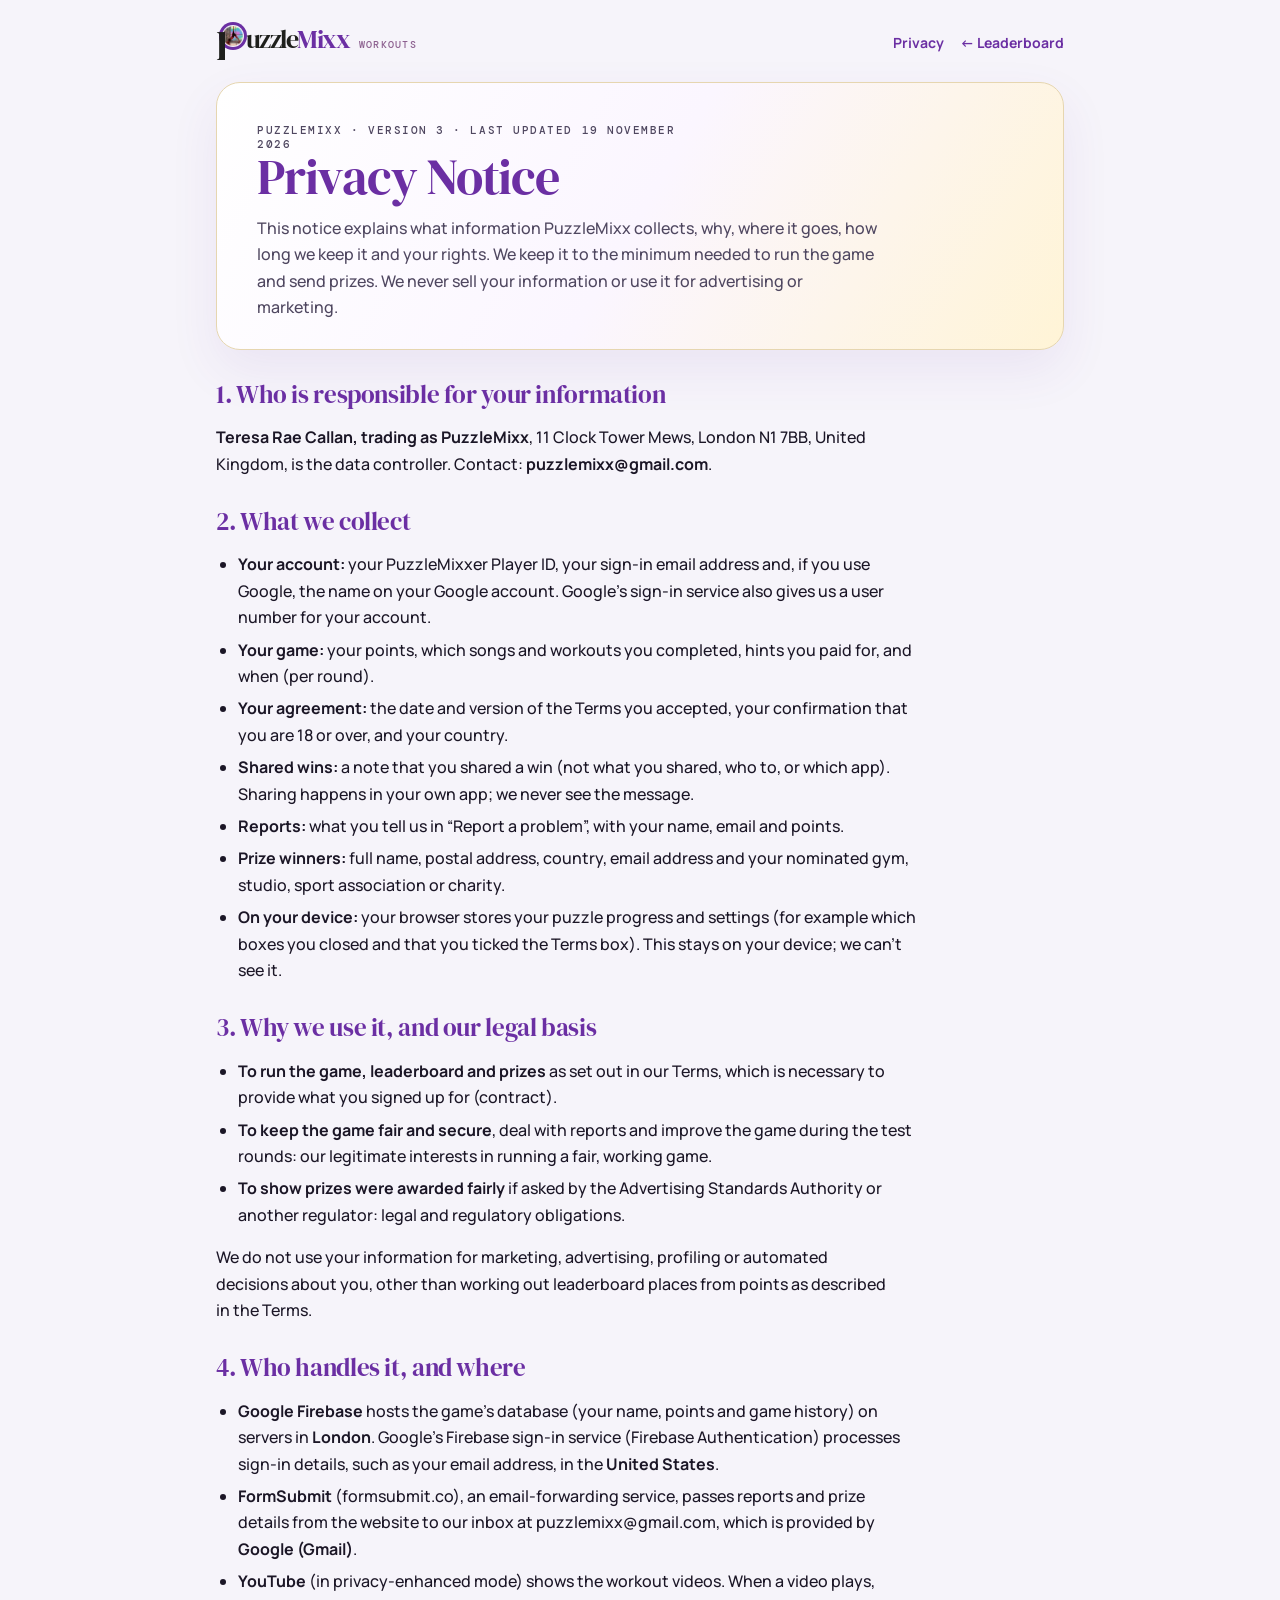
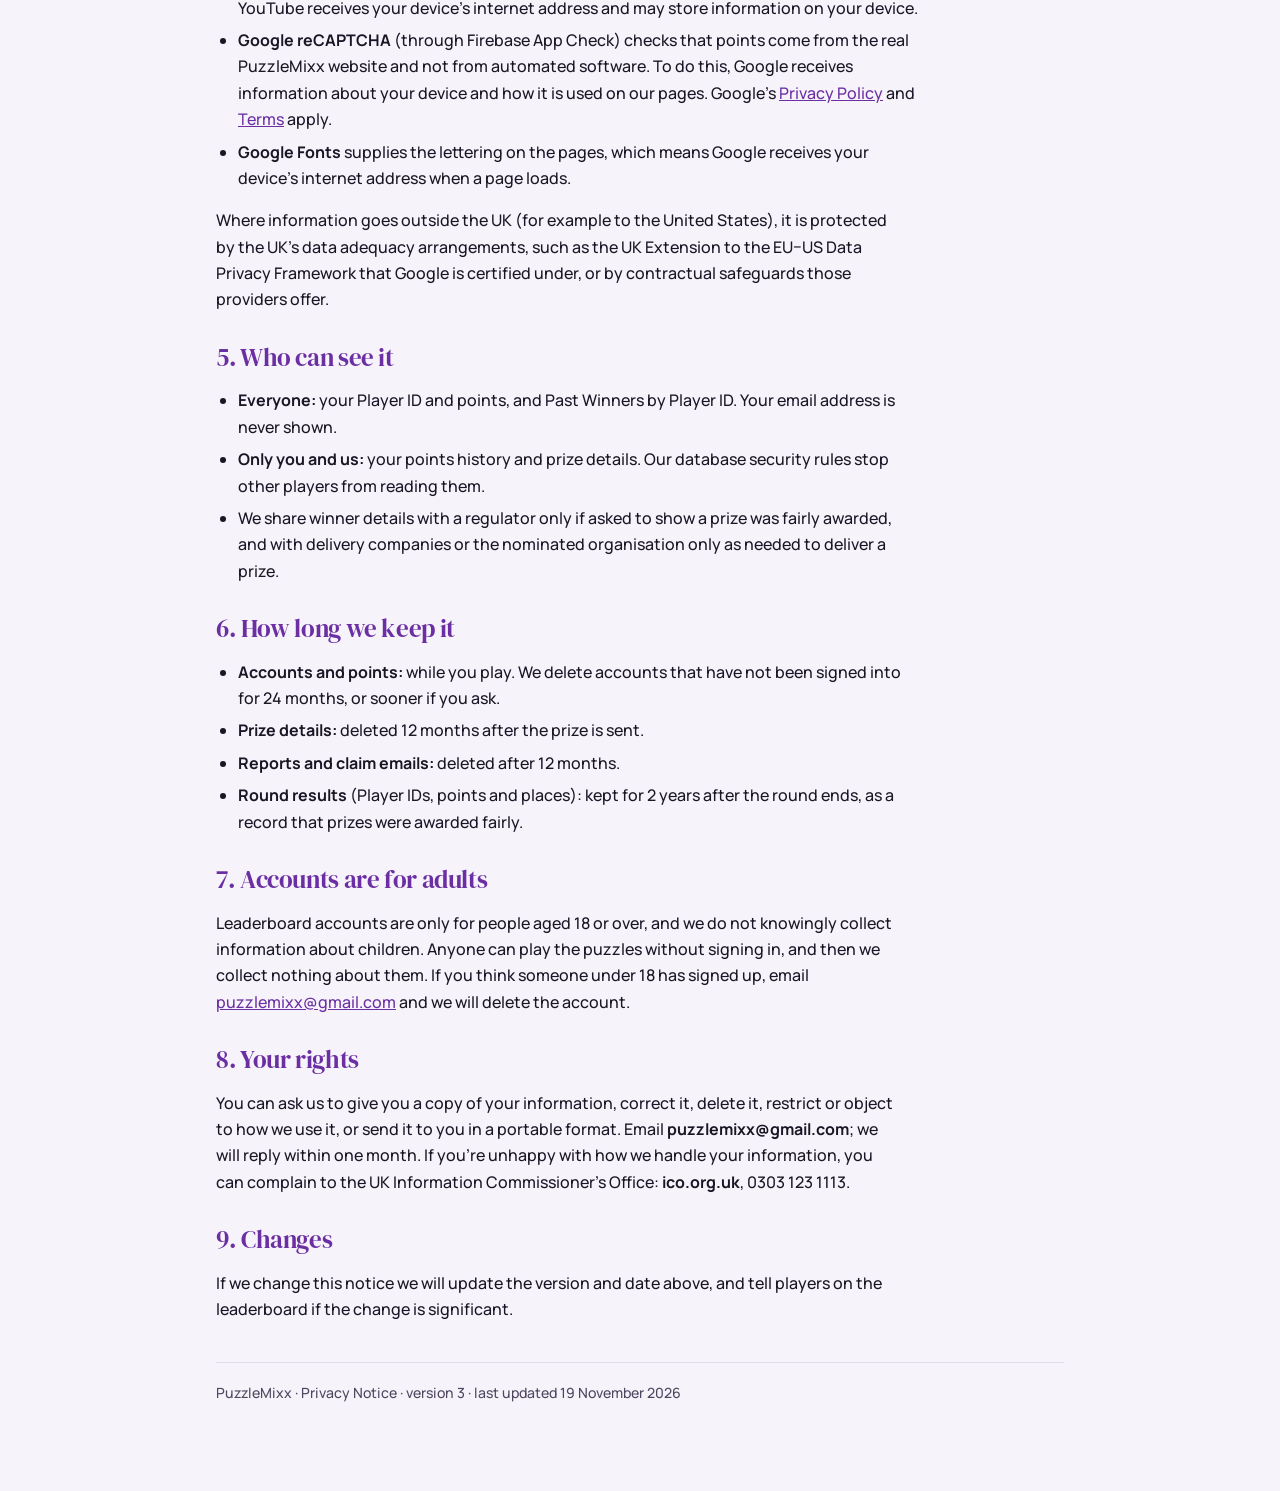
<file: privacy.html>
<!doctype html>
<html lang="en">
  <head>
    <meta charset="UTF-8" />
    <meta name="viewport" content="width=device-width, initial-scale=1.0, viewport-fit=cover" />
    <title>PuzzleMixx — Privacy Notice</title>
    <link rel="icon" href="assets/puzzlemixx-brand-mark.webp" />
    <link rel="stylesheet" href="https://fonts.googleapis.com/css2?family=DM+Mono:wght@500&family=DM+Serif+Display:ital@0;1&family=Manrope:wght@500;600;700;800&display=swap" />
    <link rel="stylesheet" href="styles.css?v=redesign-5" />
    <style>
      :root { --t-ink:#1B1626; --t-muted:#4F4760; --t-line:#E2DCEC; --t-bg:#F6F4FA; --t-deep:#6B2FA3; --t-gold:#E2B33C; }
      body.terms-page { margin:0; background:var(--t-bg); color:var(--t-ink); font:500 16px/1.65 Manrope,system-ui,-apple-system,"Segoe UI",sans-serif; }
      .t-nav { max-width:880px; margin:0 auto; padding:18px max(16px,env(safe-area-inset-right,0px)) 6px max(16px,env(safe-area-inset-left,0px)); display:flex; align-items:center; justify-content:space-between; gap:12px; flex-wrap:wrap; }
      .t-nav a.t-back { color:var(--t-deep); font:700 14px Manrope,system-ui,sans-serif; text-decoration:none; }
      .t-nav a.t-back:hover { text-decoration:underline; text-underline-offset:3px; }
      .t-main { max-width:880px; margin:0 auto; padding:10px max(16px,env(safe-area-inset-right,0px)) 72px max(16px,env(safe-area-inset-left,0px)); }
      .t-head { padding:28px clamp(20px,4vw,40px); border:1px solid #E6D6B0; border-radius:24px; background:linear-gradient(120deg,#FFFFFF 0%,#FBF6FF 50%,#FFF4D6 100%); box-shadow:0 20px 50px #6B2FA314; }
      .t-kicker { margin:0 0 6px; color:var(--t-muted); font:500 11px "DM Mono",ui-monospace,monospace; letter-spacing:.14em; text-transform:uppercase; }
      .t-head h1 { margin:0; color:var(--t-deep); font:400 clamp(2.1rem,5vw,3.1rem)/1.05 "DM Serif Display",Georgia,serif; letter-spacing:-.025em; text-wrap:balance; }
      .t-head p { margin:12px 0 0; color:var(--t-muted); max-width:62ch; }
      .t-test { margin:22px 0 0; padding:18px 20px; border:1px solid #E3C46A; border-radius:16px; background:linear-gradient(135deg,#FFFAEB,#FDEBB5); }
      .t-test h2 { margin:0 0 6px; color:#4A3304; font:400 1.35rem/1.2 "DM Serif Display",Georgia,serif; }
      .t-test p { margin:0; color:#4A3304; }
      .t-test p + p { margin-top:8px; }
      .t-toc { margin:26px 0 8px; padding:16px 20px; border:1px solid var(--t-line); border-radius:16px; background:#fff; }
      .t-toc ol { margin:6px 0 0; padding-left:22px; columns:2 260px; column-gap:28px; }
      .t-toc a { color:var(--t-deep); text-decoration:none; font-weight:700; font-size:.94rem; }
      .t-toc a:hover { text-decoration:underline; text-underline-offset:3px; }
      section.t-sec { margin-top:30px; }
      section.t-sec h2 { margin:0 0 8px; color:var(--t-deep); font:400 1.55rem/1.15 "DM Serif Display",Georgia,serif; letter-spacing:-.015em; scroll-margin-top:20px; }
      section.t-sec p, section.t-sec li { max-width:68ch; }
      section.t-sec ol, section.t-sec ul { padding-left:22px; }
      section.t-sec li + li { margin-top:6px; }
      .t-points { width:100%; max-width:560px; border-collapse:collapse; margin:10px 0 4px; font-size:.95rem; }
      .t-points th, .t-points td { padding:8px 10px; border-bottom:1px solid var(--t-line); text-align:left; vertical-align:top; }
      .t-points th { color:var(--t-muted); font:500 11px "DM Mono",ui-monospace,monospace; letter-spacing:.1em; text-transform:uppercase; }
      .t-points td:first-child { width:90px; color:var(--t-deep); font:400 1.2rem "DM Serif Display",Georgia,serif; }
      .t-table-wrap { overflow-x:auto; }
      .t-fill { padding:1px 6px; border-radius:6px; background:#FDEBB5; color:#4A3304; font-weight:800; }
      .t-foot { margin-top:40px; padding-top:18px; border-top:1px solid var(--t-line); color:var(--t-muted); font-size:.88rem; }
      a { color:var(--t-deep); }
      .t-countries { list-style:none; padding-left:0 !important; display:flex; flex-wrap:wrap; gap:8px 18px; }
      .t-check { margin:14px 0 10px; padding:16px 18px; border:1px solid #E3C46A; border-radius:16px; background:linear-gradient(135deg,#FFFCF2,#FFF3CF); display:flex; flex-wrap:wrap; align-items:center; gap:10px 14px; }
      .t-check label { color:var(--t-ink); }
      .t-check select { min-width:220px; max-width:100%; padding:9px 12px; border:1px solid #CFC5DF; border-radius:10px; background:#fff; color:var(--t-ink); font:600 15px Manrope,system-ui,sans-serif; }
      .t-check select:focus-visible { outline:3px solid #B98BE0; outline-offset:1px; }
      .t-check-result { flex:1 1 100%; margin:0; min-height:1.4em; font-weight:700; }
      .t-check-result.yes { color:#1F7A4D; }
      .t-check-result.no { color:#6B2FA3; }
    </style>
  </head>
  <body class="terms-page">
    <header class="t-nav">
      <a class="brand" href="index.html" aria-label="PuzzleMixx home"><span class="brand-mark" aria-hidden="true"><img src="assets/puzzlemixx-brand-mark.webp" alt="" /></span>uzzle<span class="brand-mixx">Mixx</span> <span class="brand-workouts">WORKOUTS</span></a>
      <nav style="display:flex;gap:16px;flex-wrap:wrap"><a class="t-back" href="privacy.html">Privacy</a><a class="t-back" href="leaderboard.html">← Leaderboard</a></nav>
    </header>

            <main class="t-main">
      <div class="t-head">
        <p class="t-kicker">PuzzleMixx · version 3 · last updated 19 November 2026</p>
        <h1>Privacy Notice</h1>
        <p>This notice explains what information PuzzleMixx collects, why, where it goes, how long we keep it and your rights. We keep it to the minimum needed to run the game and send prizes. We never sell your information or use it for advertising or marketing.</p>
      </div>

      <section class="t-sec">
        <h2>1. Who is responsible for your information</h2>
        <p><strong>Teresa Rae Callan, trading as PuzzleMixx</strong>, 11 Clock Tower Mews, London N1 7BB, United Kingdom, is the data controller. Contact: <strong>puzzlemixx@gmail.com</strong>.</p>
      </section>

      <section class="t-sec">
        <h2>2. What we collect</h2>
        <ul>
          <li><strong>Your account:</strong> your PuzzleMixxer Player ID, your sign-in email address and, if you use Google, the name on your Google account. Google’s sign-in service also gives us a user number for your account.</li>
          <li><strong>Your game:</strong> your points, which songs and workouts you completed, hints you paid for, and when (per round).</li>
          <li><strong>Your agreement:</strong> the date and version of the Terms you accepted, your confirmation that you are 18 or over, and your country.</li>
          <li><strong>Shared wins:</strong> a note that you shared a win (not what you shared, who to, or which app). Sharing happens in your own app; we never see the message.</li>
          <li><strong>Reports:</strong> what you tell us in “Report a problem”, with your name, email and points.</li>
          <li><strong>Prize winners:</strong> full name, postal address, country, email address and your nominated gym, studio, sport association or charity.</li>
          <li><strong>On your device:</strong> your browser stores your puzzle progress and settings (for example which boxes you closed and that you ticked the Terms box). This stays on your device; we can’t see it.</li>
        </ul>
      </section>

      <section class="t-sec">
        <h2>3. Why we use it, and our legal basis</h2>
        <ul>
          <li><strong>To run the game, leaderboard and prizes</strong> as set out in our Terms, which is necessary to provide what you signed up for (contract).</li>
          <li><strong>To keep the game fair and secure</strong>, deal with reports and improve the game during the test rounds: our legitimate interests in running a fair, working game.</li>
          <li><strong>To show prizes were awarded fairly</strong> if asked by the Advertising Standards Authority or another regulator: legal and regulatory obligations.</li>
        </ul>
        <p>We do not use your information for marketing, advertising, profiling or automated decisions about you, other than working out leaderboard places from points as described in the Terms.</p>
      </section>

      <section class="t-sec">
        <h2>4. Who handles it, and where</h2>
        <ul>
          <li><strong>Google Firebase</strong> hosts the game’s database (your name, points and game history) on servers in <strong>London</strong>. Google’s Firebase sign-in service (Firebase Authentication) processes sign-in details, such as your email address, in the <strong>United States</strong>.</li>
          <li><strong>FormSubmit</strong> (formsubmit.co), an email-forwarding service, passes reports and prize details from the website to our inbox at puzzlemixx@gmail.com, which is provided by <strong>Google (Gmail)</strong>.</li>
          <li><strong>YouTube</strong> (in privacy-enhanced mode) shows the workout videos. When a video plays, YouTube receives your device’s internet address and may store information on your device.</li>
          <li><strong>Google reCAPTCHA</strong> (through Firebase App Check) checks that points come from the real PuzzleMixx website and not from automated software. To do this, Google receives information about your device and how it is used on our pages. Google’s <a href="https://policies.google.com/privacy" target="_blank" rel="noopener">Privacy Policy</a> and <a href="https://policies.google.com/terms" target="_blank" rel="noopener">Terms</a> apply.</li>
          <li><strong>Google Fonts</strong> supplies the lettering on the pages, which means Google receives your device’s internet address when a page loads.</li>
        </ul>
        <p>Where information goes outside the UK (for example to the United States), it is protected by the UK’s data adequacy arrangements, such as the UK Extension to the EU–US Data Privacy Framework that Google is certified under, or by contractual safeguards those providers offer.</p>
      </section>

      <section class="t-sec">
        <h2>5. Who can see it</h2>
        <ul>
          <li><strong>Everyone:</strong> your Player ID and points, and Past Winners by Player ID. Your email address is never shown.</li>
          <li><strong>Only you and us:</strong> your points history and prize details. Our database security rules stop other players from reading them.</li>
          <li>We share winner details with a regulator only if asked to show a prize was fairly awarded, and with delivery companies or the nominated organisation only as needed to deliver a prize.</li>
        </ul>
      </section>

      <section class="t-sec">
        <h2>6. How long we keep it</h2>
        <ul>
          <li><strong>Accounts and points:</strong> while you play. We delete accounts that have not been signed into for 24 months, or sooner if you ask.</li>
          <li><strong>Prize details:</strong> deleted 12 months after the prize is sent.</li>
          <li><strong>Reports and claim emails:</strong> deleted after 12 months.</li>
          <li><strong>Round results</strong> (Player IDs, points and places): kept for 2 years after the round ends, as a record that prizes were awarded fairly.</li>
        </ul>
      </section>

      <section class="t-sec">
        <h2>7. Accounts are for adults</h2>
        <p>Leaderboard accounts are only for people aged 18 or over, and we do not knowingly collect information about children. Anyone can play the puzzles without signing in, and then we collect nothing about them. If you think someone under 18 has signed up, email <a href="mailto:puzzlemixx@gmail.com">puzzlemixx@gmail.com</a> and we will delete the account.</p>
      </section>

      <section class="t-sec">
        <h2>8. Your rights</h2>
        <p>You can ask us to give you a copy of your information, correct it, delete it, restrict or object to how we use it, or send it to you in a portable format. Email <strong>puzzlemixx@gmail.com</strong>; we will reply within one month. If you’re unhappy with how we handle your information, you can complain to the UK Information Commissioner’s Office: <strong>ico.org.uk</strong>, 0303 123 1113.</p>
      </section>

      <section class="t-sec">
        <h2>9. Changes</h2>
        <p>If we change this notice we will update the version and date above, and tell players on the leaderboard if the change is significant.</p>
      </section>

      <p class="t-foot">PuzzleMixx · Privacy Notice · version 3 · last updated 19 November 2026</p>
    </main>
  </body>
</html>
</file>
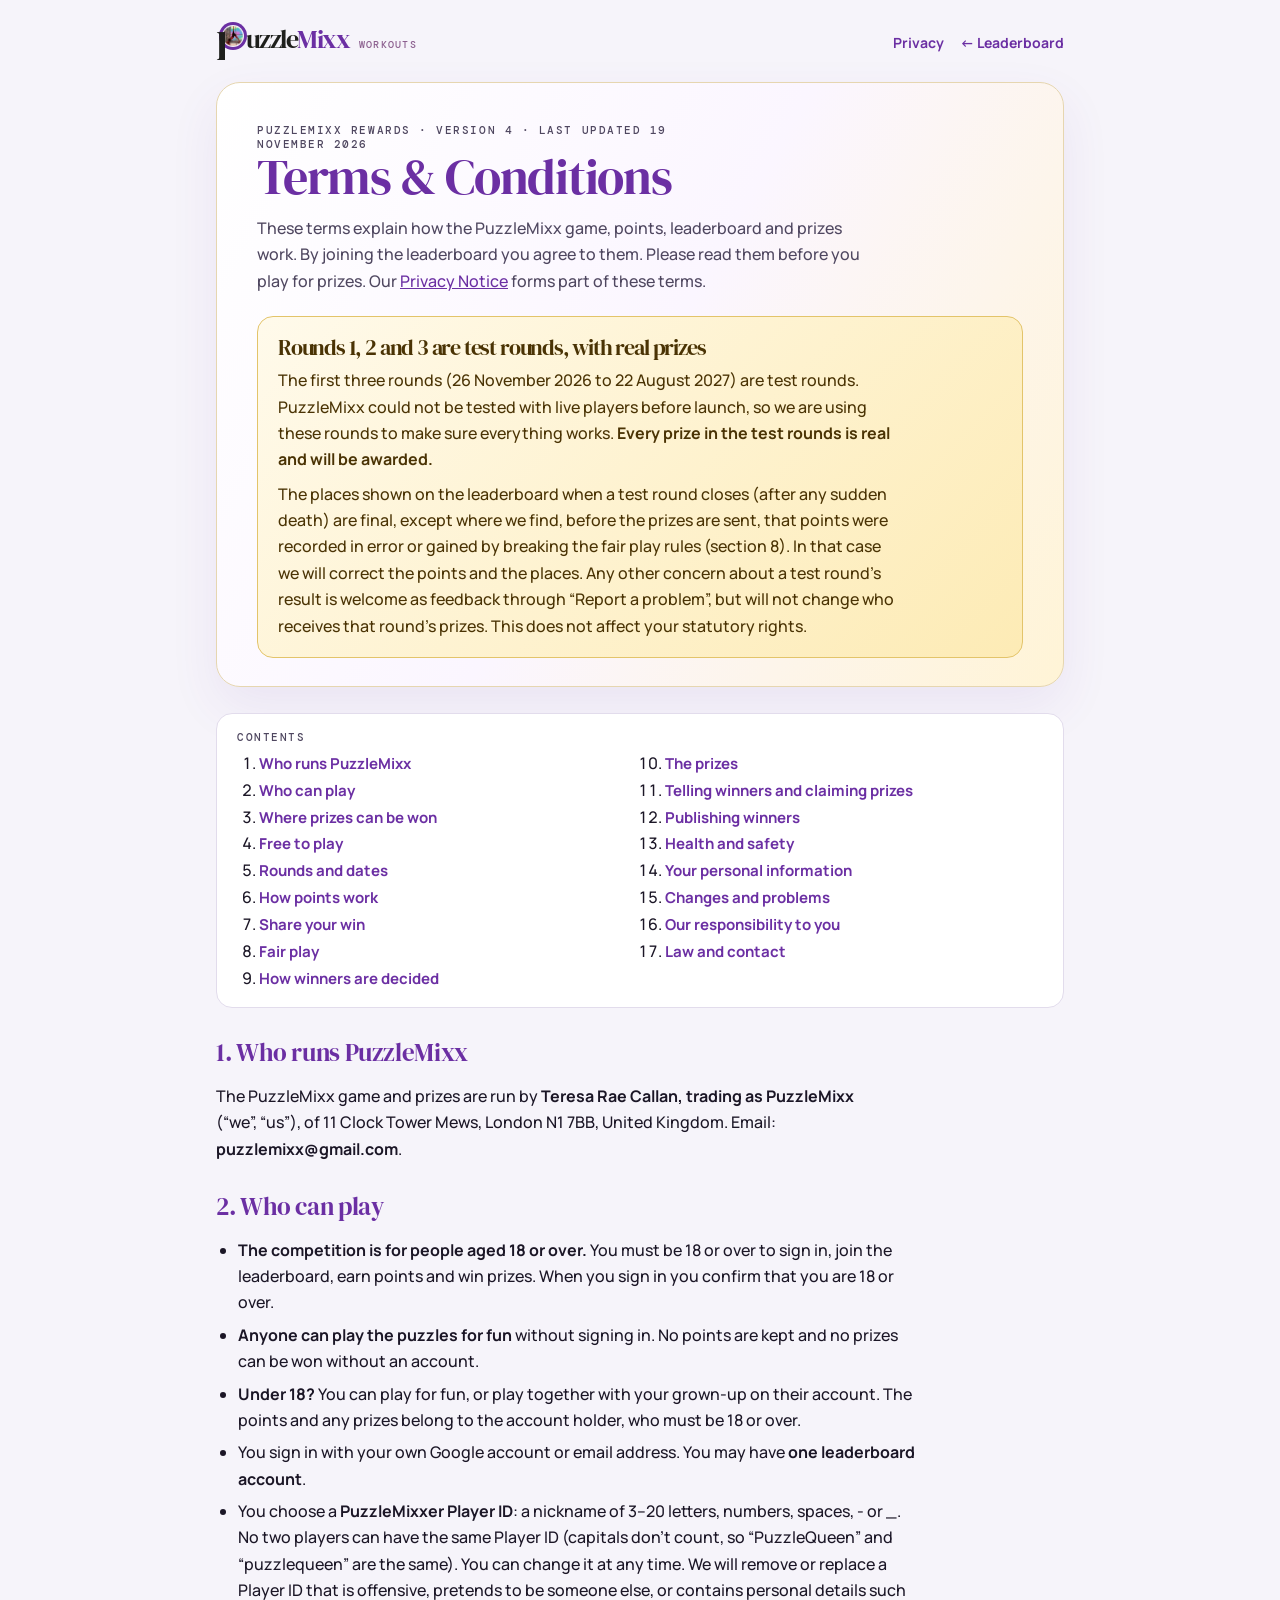
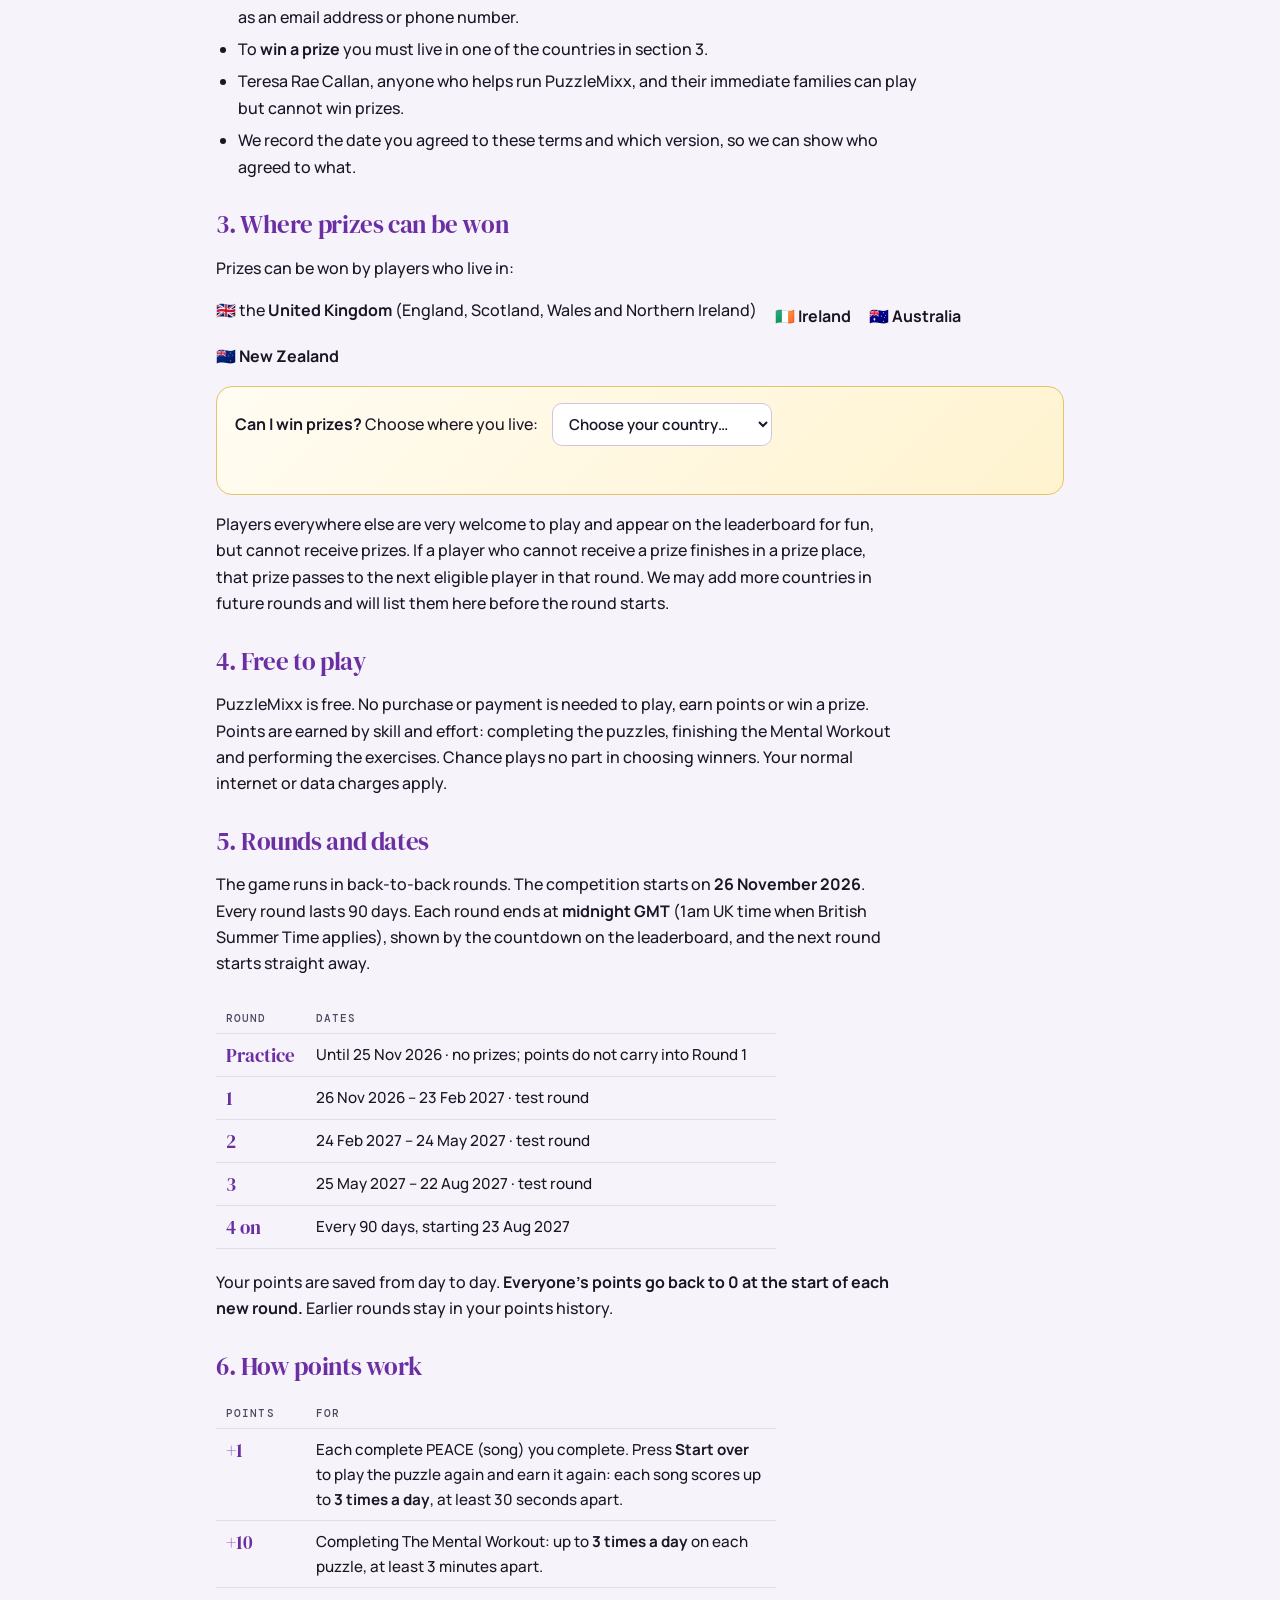
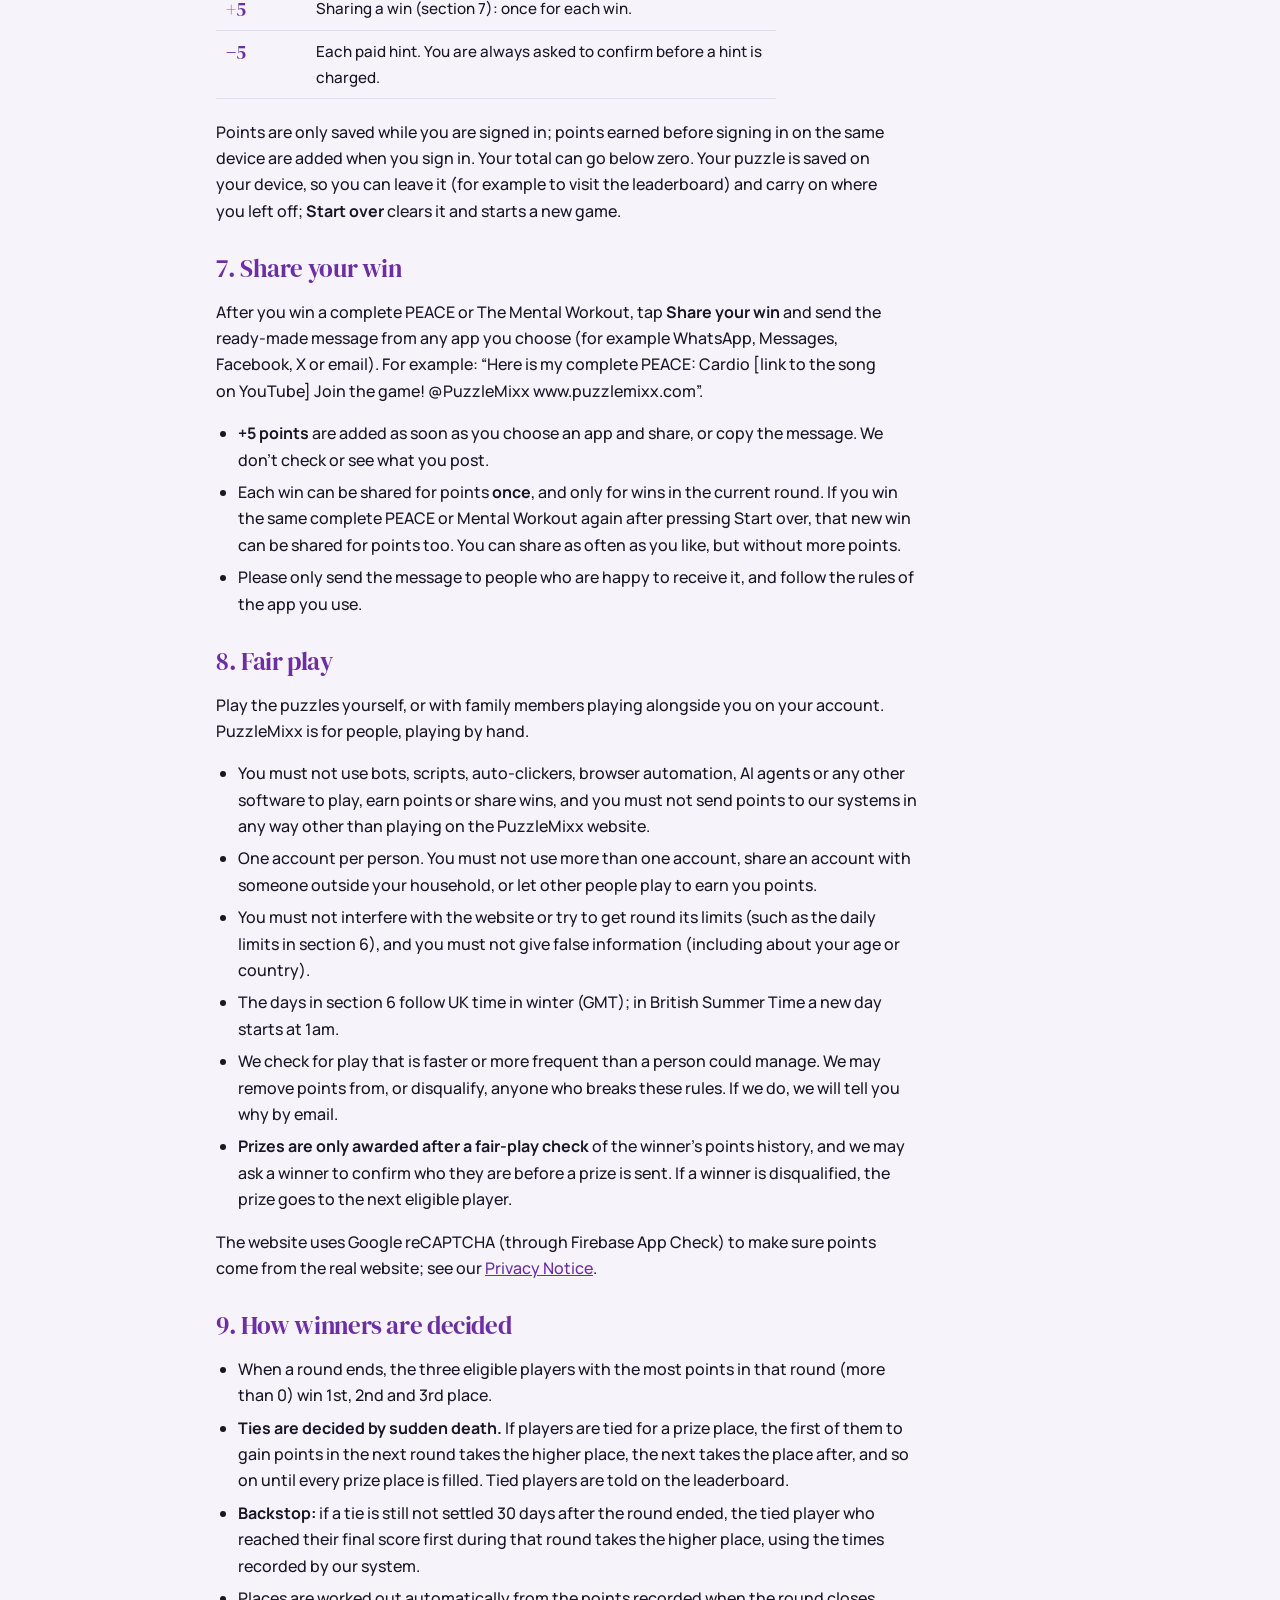
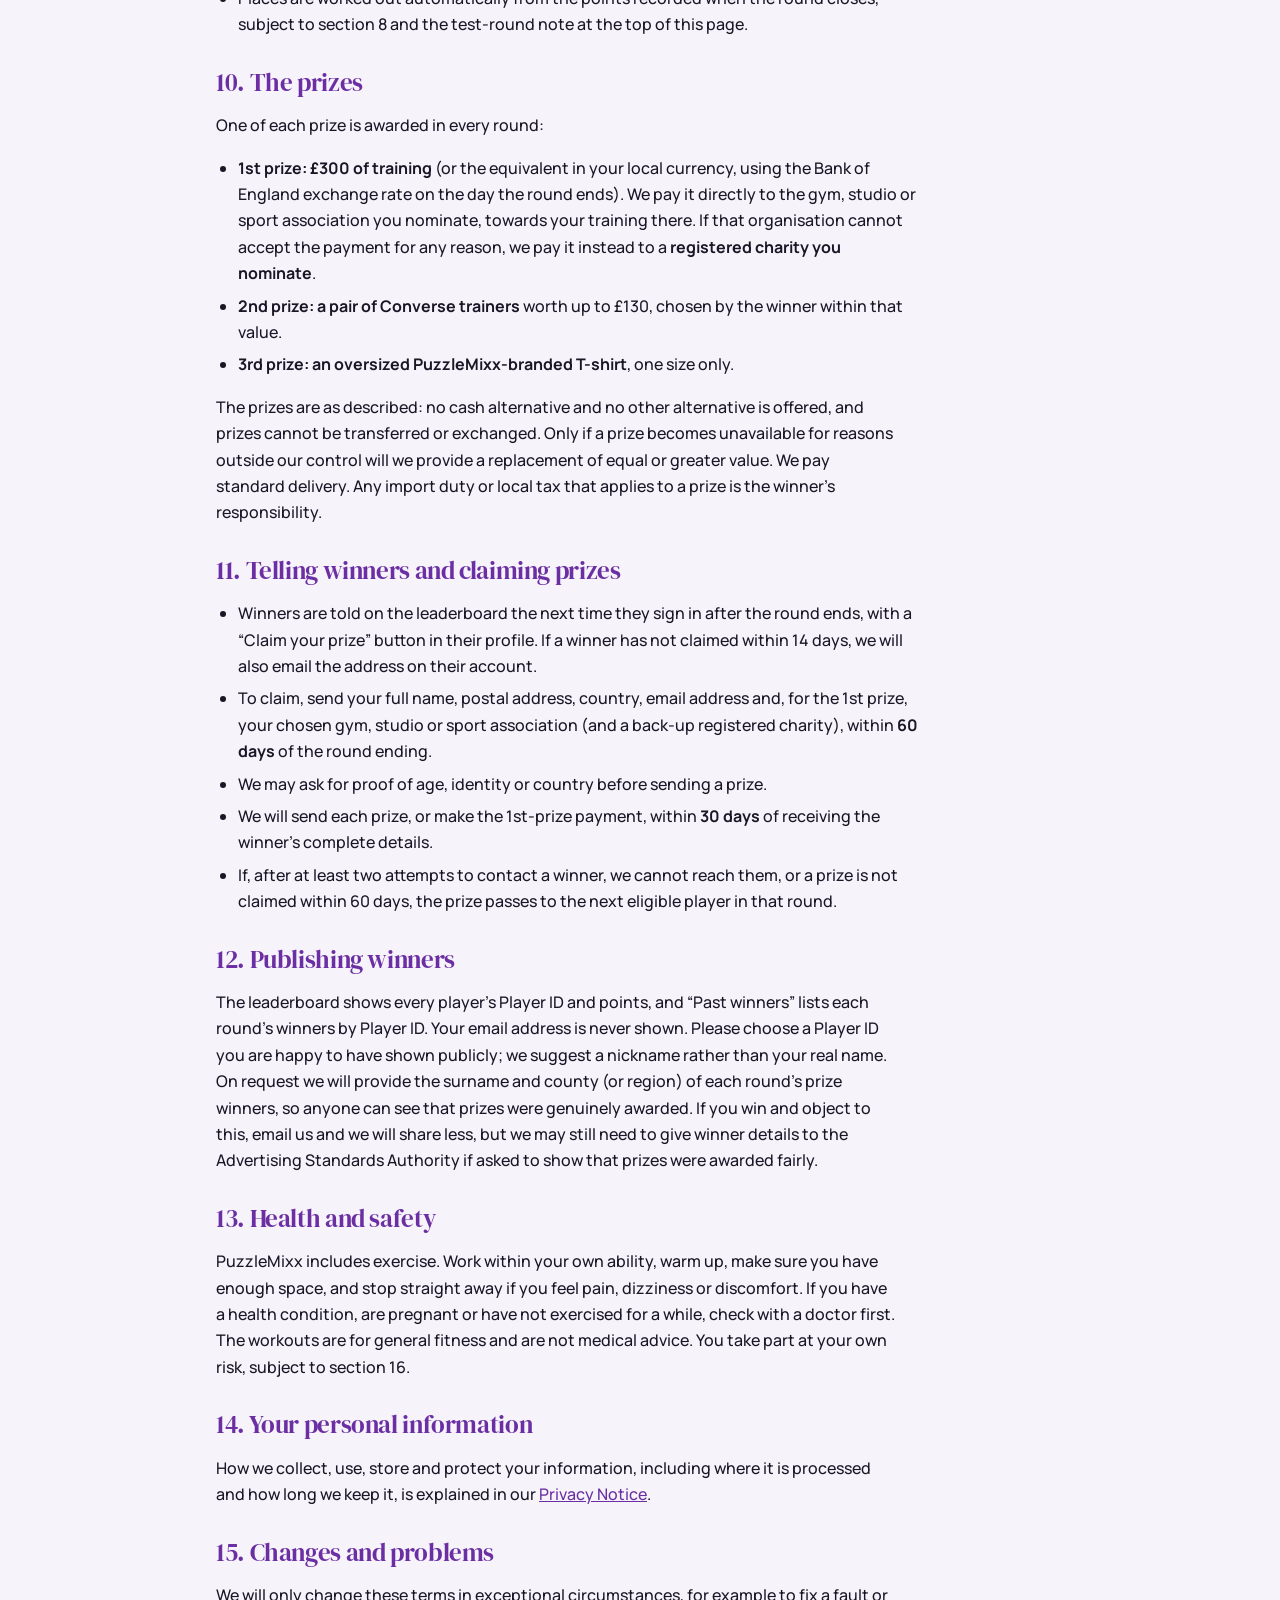
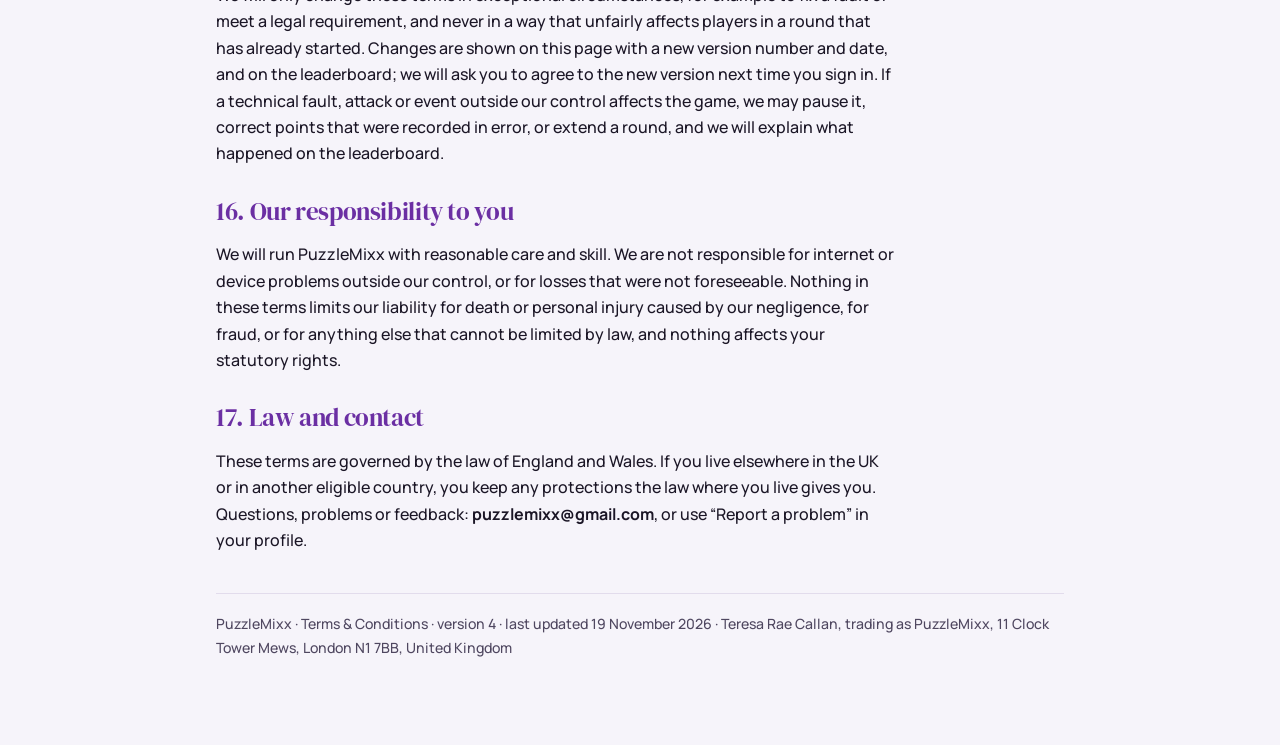
<file: terms.html>
<!doctype html>
<html lang="en">
  <head>
    <meta charset="UTF-8" />
    <meta name="viewport" content="width=device-width, initial-scale=1.0, viewport-fit=cover" />
    <title>PuzzleMixx — Terms &amp; Conditions</title>
    <link rel="icon" href="assets/puzzlemixx-brand-mark.webp" />
    <link rel="stylesheet" href="https://fonts.googleapis.com/css2?family=DM+Mono:wght@500&family=DM+Serif+Display:ital@0;1&family=Manrope:wght@500;600;700;800&display=swap" />
    <link rel="stylesheet" href="styles.css?v=redesign-5" />
    <style>
      :root { --t-ink:#1B1626; --t-muted:#4F4760; --t-line:#E2DCEC; --t-bg:#F6F4FA; --t-deep:#6B2FA3; --t-gold:#E2B33C; }
      body.terms-page { margin:0; background:var(--t-bg); color:var(--t-ink); font:500 16px/1.65 Manrope,system-ui,-apple-system,"Segoe UI",sans-serif; }
      .t-nav { max-width:880px; margin:0 auto; padding:18px max(16px,env(safe-area-inset-right,0px)) 6px max(16px,env(safe-area-inset-left,0px)); display:flex; align-items:center; justify-content:space-between; gap:12px; flex-wrap:wrap; }
      .t-nav a.t-back { color:var(--t-deep); font:700 14px Manrope,system-ui,sans-serif; text-decoration:none; }
      .t-nav a.t-back:hover { text-decoration:underline; text-underline-offset:3px; }
      .t-main { max-width:880px; margin:0 auto; padding:10px max(16px,env(safe-area-inset-right,0px)) 72px max(16px,env(safe-area-inset-left,0px)); }
      .t-head { padding:28px clamp(20px,4vw,40px); border:1px solid #E6D6B0; border-radius:24px; background:linear-gradient(120deg,#FFFFFF 0%,#FBF6FF 50%,#FFF4D6 100%); box-shadow:0 20px 50px #6B2FA314; }
      .t-kicker { margin:0 0 6px; color:var(--t-muted); font:500 11px "DM Mono",ui-monospace,monospace; letter-spacing:.14em; text-transform:uppercase; }
      .t-head h1 { margin:0; color:var(--t-deep); font:400 clamp(2.1rem,5vw,3.1rem)/1.05 "DM Serif Display",Georgia,serif; letter-spacing:-.025em; text-wrap:balance; }
      .t-head p { margin:12px 0 0; color:var(--t-muted); max-width:62ch; }
      .t-test { margin:22px 0 0; padding:18px 20px; border:1px solid #E3C46A; border-radius:16px; background:linear-gradient(135deg,#FFFAEB,#FDEBB5); }
      .t-test h2 { margin:0 0 6px; color:#4A3304; font:400 1.35rem/1.2 "DM Serif Display",Georgia,serif; }
      .t-test p { margin:0; color:#4A3304; }
      .t-test p + p { margin-top:8px; }
      .t-toc { margin:26px 0 8px; padding:16px 20px; border:1px solid var(--t-line); border-radius:16px; background:#fff; }
      .t-toc ol { margin:6px 0 0; padding-left:22px; columns:2 260px; column-gap:28px; }
      .t-toc a { color:var(--t-deep); text-decoration:none; font-weight:700; font-size:.94rem; }
      .t-toc a:hover { text-decoration:underline; text-underline-offset:3px; }
      section.t-sec { margin-top:30px; }
      section.t-sec h2 { margin:0 0 8px; color:var(--t-deep); font:400 1.55rem/1.15 "DM Serif Display",Georgia,serif; letter-spacing:-.015em; scroll-margin-top:20px; }
      section.t-sec p, section.t-sec li { max-width:68ch; }
      section.t-sec ol, section.t-sec ul { padding-left:22px; }
      section.t-sec li + li { margin-top:6px; }
      .t-points { width:100%; max-width:560px; border-collapse:collapse; margin:10px 0 4px; font-size:.95rem; }
      .t-points th, .t-points td { padding:8px 10px; border-bottom:1px solid var(--t-line); text-align:left; vertical-align:top; }
      .t-points th { color:var(--t-muted); font:500 11px "DM Mono",ui-monospace,monospace; letter-spacing:.1em; text-transform:uppercase; }
      .t-points td:first-child { width:90px; color:var(--t-deep); font:400 1.2rem "DM Serif Display",Georgia,serif; }
      .t-table-wrap { overflow-x:auto; }
      .t-fill { padding:1px 6px; border-radius:6px; background:#FDEBB5; color:#4A3304; font-weight:800; }
      .t-foot { margin-top:40px; padding-top:18px; border-top:1px solid var(--t-line); color:var(--t-muted); font-size:.88rem; }
      a { color:var(--t-deep); }
      .t-countries { list-style:none; padding-left:0 !important; display:flex; flex-wrap:wrap; gap:8px 18px; }
      .t-check { margin:14px 0 10px; padding:16px 18px; border:1px solid #E3C46A; border-radius:16px; background:linear-gradient(135deg,#FFFCF2,#FFF3CF); display:flex; flex-wrap:wrap; align-items:center; gap:10px 14px; }
      .t-check label { color:var(--t-ink); }
      .t-check select { min-width:220px; max-width:100%; padding:9px 12px; border:1px solid #CFC5DF; border-radius:10px; background:#fff; color:var(--t-ink); font:600 15px Manrope,system-ui,sans-serif; }
      .t-check select:focus-visible { outline:3px solid #B98BE0; outline-offset:1px; }
      .t-check-result { flex:1 1 100%; margin:0; min-height:1.4em; font-weight:700; }
      .t-check-result.yes { color:#1F7A4D; }
      .t-check-result.no { color:#6B2FA3; }
    </style>
  </head>
  <body class="terms-page">
    <header class="t-nav">
      <a class="brand" href="index.html" aria-label="PuzzleMixx home"><span class="brand-mark" aria-hidden="true"><img src="assets/puzzlemixx-brand-mark.webp" alt="" /></span>uzzle<span class="brand-mixx">Mixx</span> <span class="brand-workouts">WORKOUTS</span></a>
      <nav style="display:flex;gap:16px;flex-wrap:wrap"><a class="t-back" href="privacy.html">Privacy</a><a class="t-back" href="leaderboard.html">← Leaderboard</a></nav>
    </header>

        <main class="t-main">
      <div class="t-head">
        <p class="t-kicker">PuzzleMixx rewards · version 4 · last updated 19 November 2026</p>
        <h1>Terms &amp; Conditions</h1>
        <p>These terms explain how the PuzzleMixx game, points, leaderboard and prizes work. By joining the leaderboard you agree to them. Please read them before you play for prizes. Our <a href="privacy.html">Privacy Notice</a> forms part of these terms.</p>

        <div class="t-test" role="note" aria-labelledby="test-rounds-title">
          <h2 id="test-rounds-title">Rounds 1, 2 and 3 are test rounds, with real prizes</h2>
          <p>The first three rounds (26 November 2026 to 22 August 2027) are test rounds. PuzzleMixx could not be tested with live players before launch, so we are using these rounds to make sure everything works. <strong>Every prize in the test rounds is real and will be awarded.</strong></p>
          <p>The places shown on the leaderboard when a test round closes (after any sudden death) are final, except where we find, before the prizes are sent, that points were recorded in error or gained by breaking the fair play rules (section 8). In that case we will correct the points and the places. Any other concern about a test round’s result is welcome as feedback through “Report a problem”, but will not change who receives that round’s prizes. This does not affect your statutory rights.</p>
        </div>
      </div>

      <nav class="t-toc" aria-label="Contents">
        <p class="t-kicker">Contents</p>
        <ol>
          <li><a href="#promoter">Who runs PuzzleMixx</a></li>
          <li><a href="#entry">Who can play</a></li>
          <li><a href="#countries">Where prizes can be won</a></li>
          <li><a href="#free">Free to play</a></li>
          <li><a href="#rounds">Rounds and dates</a></li>
          <li><a href="#points">How points work</a></li>
          <li><a href="#share">Share your win</a></li>
          <li><a href="#fair">Fair play</a></li>
          <li><a href="#winners">How winners are decided</a></li>
          <li><a href="#prizes">The prizes</a></li>
          <li><a href="#claiming">Telling winners and claiming prizes</a></li>
          <li><a href="#publish">Publishing winners</a></li>
          <li><a href="#health">Health and safety</a></li>
          <li><a href="#privacy">Your personal information</a></li>
          <li><a href="#changes">Changes and problems</a></li>
          <li><a href="#liability">Our responsibility to you</a></li>
          <li><a href="#law">Law and contact</a></li>
        </ol>
      </nav>

      <section class="t-sec" id="promoter">
        <h2>1. Who runs PuzzleMixx</h2>
        <p>The PuzzleMixx game and prizes are run by <strong>Teresa Rae Callan, trading as PuzzleMixx</strong> (“we”, “us”), of 11 Clock Tower Mews, London N1 7BB, United Kingdom. Email: <strong>puzzlemixx@gmail.com</strong>.</p>
      </section>

      <section class="t-sec" id="entry">
        <h2>2. Who can play</h2>
        <ul>
          <li><strong>The competition is for people aged 18 or over.</strong> You must be 18 or over to sign in, join the leaderboard, earn points and win prizes. When you sign in you confirm that you are 18 or over.</li>
          <li><strong>Anyone can play the puzzles for fun</strong> without signing in. No points are kept and no prizes can be won without an account.</li>
          <li><strong>Under 18?</strong> You can play for fun, or play together with your grown-up on their account. The points and any prizes belong to the account holder, who must be 18 or over.</li>
          <li>You sign in with your own Google account or email address. You may have <strong>one leaderboard account</strong>.</li>
          <li>You choose a <strong>PuzzleMixxer Player ID</strong>: a nickname of 3–20 letters, numbers, spaces, - or _. No two players can have the same Player ID (capitals don’t count, so “PuzzleQueen” and “puzzlequeen” are the same). You can change it at any time. We will remove or replace a Player ID that is offensive, pretends to be someone else, or contains personal details such as an email address or phone number.</li>
          <li>To <strong>win a prize</strong> you must live in one of the countries in section 3.</li>
          <li>Teresa Rae Callan, anyone who helps run PuzzleMixx, and their immediate families can play but cannot win prizes.</li>
          <li>We record the date you agreed to these terms and which version, so we can show who agreed to what.</li>
        </ul>
      </section>

      <section class="t-sec" id="countries">
        <h2>3. Where prizes can be won</h2>
        <p>Prizes can be won by players who live in:</p>
        <ul class="t-countries">
          <li>🇬🇧 the <strong>United Kingdom</strong> (England, Scotland, Wales and Northern Ireland)</li>
          <li>🇮🇪 <strong>Ireland</strong></li>
          <li>🇦🇺 <strong>Australia</strong></li>
          <li>🇳🇿 <strong>New Zealand</strong></li>
        </ul>
        <div class="t-check" id="country-check">
          <label for="country-select"><strong>Can I win prizes?</strong> Choose where you live:</label>
          <select id="country-select"><option value="">Choose your country…</option></select>
          <p class="t-check-result" id="country-result" aria-live="polite"></p>
        </div>
        <p>Players everywhere else are very welcome to play and appear on the leaderboard for fun, but cannot receive prizes. If a player who cannot receive a prize finishes in a prize place, that prize passes to the next eligible player in that round. We may add more countries in future rounds and will list them here before the round starts.</p>
      </section>

      <section class="t-sec" id="free">
        <h2>4. Free to play</h2>
        <p>PuzzleMixx is free. No purchase or payment is needed to play, earn points or win a prize. Points are earned by skill and effort: completing the puzzles, finishing the Mental Workout and performing the exercises. Chance plays no part in choosing winners. Your normal internet or data charges apply.</p>
      </section>

      <section class="t-sec" id="rounds">
        <h2>5. Rounds and dates</h2>
        <p>The game runs in back-to-back rounds. The competition starts on <strong>26 November 2026</strong>. Every round lasts 90 days. Each round ends at <strong>midnight GMT</strong> (1am UK time when British Summer Time applies), shown by the countdown on the leaderboard, and the next round starts straight away.</p>
        <div class="t-table-wrap">
          <table class="t-points">
            <thead><tr><th>Round</th><th>Dates</th></tr></thead>
            <tbody>
              <tr><td>Practice</td><td>Until 25 Nov 2026 · no prizes; points do not carry into Round 1</td></tr>
              <tr><td>1</td><td>26 Nov 2026 – 23 Feb 2027 · test round</td></tr>
              <tr><td>2</td><td>24 Feb 2027 – 24 May 2027 · test round</td></tr>
              <tr><td>3</td><td>25 May 2027 – 22 Aug 2027 · test round</td></tr>
              <tr><td>4 on</td><td>Every 90 days, starting 23 Aug 2027</td></tr>
            </tbody>
          </table>
        </div>
        <p>Your points are saved from day to day. <strong>Everyone’s points go back to 0 at the start of each new round.</strong> Earlier rounds stay in your points history.</p>
      </section>

      <section class="t-sec" id="points">
        <h2>6. How points work</h2>
        <div class="t-table-wrap">
          <table class="t-points">
            <thead><tr><th>Points</th><th>For</th></tr></thead>
            <tbody>
              <tr><td>+1</td><td>Each complete PEACE (song) you complete. Press <strong>Start over</strong> to play the puzzle again and earn it again: each song scores up to <strong>3 times a day</strong>, at least 30 seconds apart.</td></tr>
              <tr><td>+10</td><td>Completing The Mental Workout: up to <strong>3 times a day</strong> on each puzzle, at least 3 minutes apart.</td></tr>
              <tr><td>+5</td><td>Sharing a win (section 7): once for each win.</td></tr>
              <tr><td>−5</td><td>Each paid hint. You are always asked to confirm before a hint is charged.</td></tr>
            </tbody>
          </table>
        </div>
        <p>Points are only saved while you are signed in; points earned before signing in on the same device are added when you sign in. Your total can go below zero. Your puzzle is saved on your device, so you can leave it (for example to visit the leaderboard) and carry on where you left off; <strong>Start over</strong> clears it and starts a new game.</p>
      </section>

      <section class="t-sec" id="share">
        <h2>7. Share your win</h2>
        <p>After you win a complete PEACE or The Mental Workout, tap <strong>Share your win</strong> and send the ready-made message from any app you choose (for example WhatsApp, Messages, Facebook, X or email). For example: “Here is my complete PEACE: Cardio [link to the song on YouTube] Join the game! @PuzzleMixx www.puzzlemixx.com”.</p>
        <ul>
          <li><strong>+5 points</strong> are added as soon as you choose an app and share, or copy the message. We don’t check or see what you post.</li>
          <li>Each win can be shared for points <strong>once</strong>, and only for wins in the current round. If you win the same complete PEACE or Mental Workout again after pressing Start over, that new win can be shared for points too. You can share as often as you like, but without more points.</li>
          <li>Please only send the message to people who are happy to receive it, and follow the rules of the app you use.</li>
        </ul>
      </section>
      <!-- PAUSED (17 Nov 2026): the 90-second Instagram bonus. To bring it back, restore this section, add “+100 · Each approved 90-second Instagram video (section 7)” to the points table and renumber.
      <section class="t-sec" id="bonus">
        <h2>7. The 90-second Instagram bonus</h2>
        <ol>
          <li>Perform 90 seconds of any PuzzleMixx exercise.</li>
          <li>Do the exercises <strong>and</strong> sing the song.</li>
          <li>Post it on <strong>Instagram</strong> and tag <strong>@puzzlemixx</strong>. Add the song with <strong>Instagram’s own music feature</strong>; please don’t play the song from another device in the background.</li>
          <li>Share the link to your Instagram post in your PuzzleMixx profile. We check every video; once we approve your link, +100 points are added.</li>
          <li>Post as many <strong>different</strong> exercises as you like: one +100 bonus per video. The same video cannot earn twice.</li>
        </ol>
        <p>We approve a video if it clearly shows 90 seconds of a PuzzleMixx exercise performed while singing the song, posted on Instagram and tagging @puzzlemixx. The post must stay visible to us until it has been checked. We may decline videos that do not meet this, repeat an earlier video, or contain anything offensive or unlawful.</p>
        <p>Your video stays yours. We only view it to check it; we do not repost, share or reuse it. You are responsible for following Instagram’s own rules, including its music guidelines, and for having permission from anyone else who appears in your video. Instagram may limit or remove music in some posts; if that happens your video can still be approved if it meets the criteria above.</p>
      </section>
      -->

      <section class="t-sec" id="fair">
        <h2>8. Fair play</h2>
        <p>Play the puzzles yourself, or with family members playing alongside you on your account. PuzzleMixx is for people, playing by hand.</p>
        <ul>
          <li>You must not use bots, scripts, auto-clickers, browser automation, AI agents or any other software to play, earn points or share wins, and you must not send points to our systems in any way other than playing on the PuzzleMixx website.</li>
          <li>One account per person. You must not use more than one account, share an account with someone outside your household, or let other people play to earn you points.</li>
          <li>You must not interfere with the website or try to get round its limits (such as the daily limits in section 6), and you must not give false information (including about your age or country).</li>
          <li>The days in section 6 follow UK time in winter (GMT); in British Summer Time a new day starts at 1am.</li>
          <li>We check for play that is faster or more frequent than a person could manage. We may remove points from, or disqualify, anyone who breaks these rules. If we do, we will tell you why by email.</li>
          <li><strong>Prizes are only awarded after a fair-play check</strong> of the winner’s points history, and we may ask a winner to confirm who they are before a prize is sent. If a winner is disqualified, the prize goes to the next eligible player.</li>
        </ul>
        <p>The website uses Google reCAPTCHA (through Firebase App Check) to make sure points come from the real website; see our <a href="privacy.html">Privacy Notice</a>.</p>
      </section>

      <section class="t-sec" id="winners">
        <h2>9. How winners are decided</h2>
        <ul>
          <li>When a round ends, the three eligible players with the most points in that round (more than 0) win 1st, 2nd and 3rd place.</li>
          <li><strong>Ties are decided by sudden death.</strong> If players are tied for a prize place, the first of them to gain points in the next round takes the higher place, the next takes the place after, and so on until every prize place is filled. Tied players are told on the leaderboard.</li>
          <li><strong>Backstop:</strong> if a tie is still not settled 30 days after the round ended, the tied player who reached their final score first during that round takes the higher place, using the times recorded by our system.</li>
          <li>Places are worked out automatically from the points recorded when the round closes, subject to section 8 and the test-round note at the top of this page.</li>
        </ul>
      </section>

      <section class="t-sec" id="prizes">
        <h2>10. The prizes</h2>
        <p>One of each prize is awarded in every round:</p>
        <ul>
          <li><strong>1st prize: £300 of training</strong> (or the equivalent in your local currency, using the Bank of England exchange rate on the day the round ends). We pay it directly to the gym, studio or sport association you nominate, towards your training there. If that organisation cannot accept the payment for any reason, we pay it instead to a <strong>registered charity you nominate</strong>.</li>
          <li><strong>2nd prize: a pair of Converse trainers</strong> worth up to £130, chosen by the winner within that value.</li>
          <li><strong>3rd prize: an oversized PuzzleMixx-branded T-shirt</strong>, one size only.</li>
        </ul>
        <p>The prizes are as described: no cash alternative and no other alternative is offered, and prizes cannot be transferred or exchanged. Only if a prize becomes unavailable for reasons outside our control will we provide a replacement of equal or greater value. We pay standard delivery. Any import duty or local tax that applies to a prize is the winner’s responsibility.</p>
      </section>

      <section class="t-sec" id="claiming">
        <h2>11. Telling winners and claiming prizes</h2>
        <ul>
          <li>Winners are told on the leaderboard the next time they sign in after the round ends, with a “Claim your prize” button in their profile. If a winner has not claimed within 14 days, we will also email the address on their account.</li>
          <li>To claim, send your full name, postal address, country, email address and, for the 1st prize, your chosen gym, studio or sport association (and a back-up registered charity), within <strong>60 days</strong> of the round ending.</li>
          <li>We may ask for proof of age, identity or country before sending a prize.</li>
          <li>We will send each prize, or make the 1st-prize payment, within <strong>30 days</strong> of receiving the winner’s complete details.</li>
          <li>If, after at least two attempts to contact a winner, we cannot reach them, or a prize is not claimed within 60 days, the prize passes to the next eligible player in that round.</li>
        </ul>
      </section>

      <section class="t-sec" id="publish">
        <h2>12. Publishing winners</h2>
        <p>The leaderboard shows every player’s Player ID and points, and “Past winners” lists each round’s winners by Player ID. Your email address is never shown. Please choose a Player ID you are happy to have shown publicly; we suggest a nickname rather than your real name. On request we will provide the surname and county (or region) of each round’s prize winners, so anyone can see that prizes were genuinely awarded. If you win and object to this, email us and we will share less, but we may still need to give winner details to the Advertising Standards Authority if asked to show that prizes were awarded fairly.</p>
      </section>

      <section class="t-sec" id="health">
        <h2>13. Health and safety</h2>
        <p>PuzzleMixx includes exercise. Work within your own ability, warm up, make sure you have enough space, and stop straight away if you feel pain, dizziness or discomfort. If you have a health condition, are pregnant or have not exercised for a while, check with a doctor first. The workouts are for general fitness and are not medical advice. You take part at your own risk, subject to section 16.</p>
      </section>

      <section class="t-sec" id="privacy">
        <h2>14. Your personal information</h2>
        <p>How we collect, use, store and protect your information, including where it is processed and how long we keep it, is explained in our <a href="privacy.html">Privacy Notice</a>.</p>
      </section>

      <section class="t-sec" id="changes">
        <h2>15. Changes and problems</h2>
        <p>We will only change these terms in exceptional circumstances, for example to fix a fault or meet a legal requirement, and never in a way that unfairly affects players in a round that has already started. Changes are shown on this page with a new version number and date, and on the leaderboard; we will ask you to agree to the new version next time you sign in. If a technical fault, attack or event outside our control affects the game, we may pause it, correct points that were recorded in error, or extend a round, and we will explain what happened on the leaderboard.</p>
      </section>

      <section class="t-sec" id="liability">
        <h2>16. Our responsibility to you</h2>
        <p>We will run PuzzleMixx with reasonable care and skill. We are not responsible for internet or device problems outside our control, or for losses that were not foreseeable. Nothing in these terms limits our liability for death or personal injury caused by our negligence, for fraud, or for anything else that cannot be limited by law, and nothing affects your statutory rights.</p>
      </section>

      <section class="t-sec" id="law">
        <h2>17. Law and contact</h2>
        <p>These terms are governed by the law of England and Wales. If you live elsewhere in the UK or in another eligible country, you keep any protections the law where you live gives you. Questions, problems or feedback: <strong>puzzlemixx@gmail.com</strong>, or use “Report a problem” in your profile.</p>
      </section>

      <p class="t-foot">PuzzleMixx · Terms &amp; Conditions · version 4 · last updated 19 November 2026 · Teresa Rae Callan, trading as PuzzleMixx, 11 Clock Tower Mews, London N1 7BB, United Kingdom</p>
    </main>
    <script src="pm-countries.js?v=2"></script>
    <script>
      (function () {
        var select = document.getElementById('country-select');
        var result = document.getElementById('country-result');
        window.PM_COUNTRIES.all.forEach(function (c) { var o = document.createElement('option'); o.value = c.code; o.textContent = c.name; select.appendChild(o); });
        select.addEventListener('change', function () {
          var c = window.PM_COUNTRIES.find(select.value);
          if (!c) { result.textContent = ''; result.className = 't-check-result'; return; }
          var yes = window.PM_COUNTRIES.canWin(c.code);
          result.className = 't-check-result ' + (yes ? 'yes' : 'no');
          var where = window.PM_COUNTRIES.inSentence(c.code);
          result.textContent = yes ? '✓ Yes! Players in ' + where + ' can win prizes.' : 'You can play and join the leaderboard for fun, but prizes can’t be sent to ' + where + ' yet.';
        });
      })();
    </script>

  </body>
</html>
</file>
<file: styles.css>
@import url('https://fonts.googleapis.com/css2?family=DM+Mono:wght@400;500&family=DM+Serif+Display:ital@0;1&family=Manrope:wght@400;500;600;700&display=swap');

:root { --ink:#1e1f1c; --paper:#f4f1ea; --soft:#e7e2d8; --line:#cfc8bc; --lime:#7b8fe8; --pink:#e98b8b; --purple:#6b2fa3; --muted:#74736d; }
* { box-sizing:border-box; }
body { margin:0; color:var(--ink); background:var(--paper); font-family:Manrope,system-ui,sans-serif; }
button { font:inherit; }
.shell { max-width:1460px; min-height:100svh; padding:20px clamp(22px,5vw,76px) 24px; margin:auto; }
.masthead { display:flex; flex-wrap:wrap; justify-content:space-between; align-items:center; gap:8px 14px; border-bottom:1px solid var(--line); padding-bottom:20px; }
.brand-explainer { position:relative; z-index:200; order:1; }
.brand-explanation { position:absolute; top:-8px; left:calc(100% + 64px); width:min(420px,calc(100vw - 44px)); padding-top:13px; opacity:0; visibility:hidden; pointer-events:none; transform:translateY(-8px) scale(.97); transform-origin:top left; transition:opacity .28s ease,transform .38s cubic-bezier(.2,.8,.2,1),visibility .28s; }
.brand-explainer:hover .brand-explanation,.brand-explainer:focus-within .brand-explanation { opacity:1; visibility:visible; pointer-events:auto; transform:translateY(0) scale(1); }
.brand-explanation-card { position:relative; padding:22px 25px 24px; border:1px solid #e8d7ee; border-radius:20px; background:linear-gradient(145deg,#fffdfc 0%,#f8f0fc 56%,#f3edff 100%); box-shadow:0 22px 52px #50305a2b,0 3px 12px #6b2fa312; backdrop-filter:blur(16px); }
.brand-explanation-card::before { content:""; position:absolute; top:32px; left:-8px; width:15px; height:15px; transform:rotate(45deg); border-bottom:1px solid #e8d7ee; border-left:1px solid #e8d7ee; background:#fffdfc; }
.brand-explanation-kicker { display:block; margin-bottom:11px; color:#6b2fa3; font:600 10px "DM Mono",monospace; letter-spacing:.14em; text-transform:uppercase; }
.brand-explanation p { margin:0; color:#51435f; font-size:.86rem; line-height:1.65; }
.masthead-prizes { order:3; display:inline-flex; align-items:center; gap:7px; padding:3px 8px 3px 3px; border-radius:999px; color:#79500f; font:600 9px "DM Mono",monospace; letter-spacing:.07em; text-decoration:none; text-transform:uppercase; white-space:nowrap; }
.masthead-prizes img { display:block; width:34px; height:34px; filter:drop-shadow(0 0 6px #d79d2c99); }
.masthead-prizes:hover,.masthead-prizes:focus-visible { background:#fff7d5; }
.masthead-prizes:focus-visible { outline:2px solid #c79128; outline-offset:2px; }
.brand { color:var(--ink); text-decoration:none; font-family:"DM Serif Display",serif; font-size:1.6rem; letter-spacing:-.06em; }
.brand-mixx { color:var(--purple); }.brand-workouts { margin-left:5px; color:#8c608f; font:500 10px "DM Mono",monospace; letter-spacing:.13em; text-transform:uppercase; vertical-align:baseline; }.brand-mark { position:relative; display:inline-block; width:31px; height:42px; margin-right:-1px; vertical-align:-18px; }.brand-mark::before { content:'P'; position:absolute; z-index:2; left:0; top:0; display:block; width:9px; height:42px; overflow:hidden; color:var(--ink); font:400 42px/1 "DM Serif Display",serif; letter-spacing:0; }.brand-mark::after { content:none; }.brand-mark img { position:absolute; z-index:1; left:6px; top:1px; display:block; width:22px; height:22px; border-radius:50%; object-fit:cover; box-shadow:0 0 0 3px var(--purple); }
.eyebrow,.kicker { margin:0; text-transform:uppercase; letter-spacing:.13em; font:500 10px "DM Mono",monospace; }.eyebrow { color:var(--muted); }.masthead .eyebrow { order:2; display:flex; align-items:center; gap:5px; }.eyebrow-playlist-word { color:#c44175; }.eyebrow-brand-pic { display:block; width:24px; height:24px; flex:0 0 auto; border-radius:50%; object-fit:cover; box-shadow:0 0 0 2.67px var(--purple); }.pieces-mark { display:block; width:44px; height:32px; object-fit:contain; }
.intro { max-width:none; display:grid; grid-template-columns:minmax(420px,1.15fr) minmax(360px,.85fr); grid-template-areas:"kicker tools" "title tools"; column-gap:clamp(32px,6vw,90px); padding:18px 0 20px; }.intro>.kicker { grid-area:kicker; align-self:end; }.kicker { color:#78776e; margin-bottom:8px; }
h1,h2 { font-family:"DM Serif Display",serif; font-weight:400; letter-spacing:-.055em; margin:0; line-height:.94; } h1 { grid-area:title; font-size:clamp(2.8rem,4.4vw,4.8rem); } h2 { font-size:clamp(3rem,6vw,5rem); }
.title-brand-pic { display:inline-block; width:1.093em; height:1.093em; border-radius:50%; object-fit:cover; vertical-align:-.19em; box-shadow:0 0 0 2.67px #6b2fa3; }.title-workout-word { color:#8c608f; font:500 .39em "DM Mono",monospace; letter-spacing:.13em; text-transform:uppercase; vertical-align:baseline; }.finish-workout-word { color:#8c608f; font:500 .82em "DM Mono",monospace; letter-spacing:.13em; text-transform:uppercase; vertical-align:baseline; }.finish-playlist-name { color:#c44175; font-family:"DM Mono",monospace; font-weight:500; letter-spacing:.13em; text-transform:uppercase; vertical-align:baseline; }.finish-copy h2 .finish-playlist-name { font-size:.38em; }.finish-copy p .finish-playlist-name { font-size:.78em; }
.lede { grid-area:lede; align-self:end; max-width:580px; margin:0 0 14px; color:#4f504b; line-height:1.5; font-size:.82rem; }.lede-brand-pic { display:inline-block; width:1.44em; height:1.44em; border-radius:50%; object-fit:cover; vertical-align:-.24em; box-shadow:0 0 0 2px var(--purple); }.lede-playlist-word { color:#c44175; font:500 10px "DM Mono",monospace; letter-spacing:.13em; text-transform:uppercase; vertical-align:baseline; }
.game-tools { grid-area:tools; display:flex; align-self:center; align-items:center; justify-content:flex-end; flex-wrap:wrap; gap:8px; }.button { border:0; border-radius:999px; padding:10px 16px; cursor:pointer; font-weight:700; font-size:.76rem; }.button-dark { background:var(--ink); color:white; }.button-dark:hover { background:#41433c; }.button-quiet { background:transparent; color:var(--ink); border:1px solid var(--line); }.progress { margin:0 0 0 7px; font:500 10px "DM Mono",monospace; color:var(--muted); }.view-switch { display:flex; padding:3px; border:1px solid var(--line); border-radius:999px; background:var(--soft); }.view-button { display:inline-flex; align-items:center; justify-content:center; gap:3px; border:0; border-radius:999px; padding:7px 12px; color:var(--muted); background:transparent; cursor:pointer; font-size:.7rem; font-weight:700; transition:.16s; }.sort-brand-pic { width:20px; height:20px; display:block; flex:0 0 auto; border-radius:50%; object-fit:cover; box-shadow:0 0 0 2.67px var(--purple); }.view-button[aria-pressed="true"] { color:#fff; background:var(--ink); box-shadow:0 2px 8px #1e1f1c22; }.view-button:focus-visible,.button:focus-visible { outline:3px solid var(--lime); outline-offset:2px; }.sr-only { position:absolute; width:1px; height:1px; padding:0; margin:-1px; overflow:hidden; clip:rect(0,0,0,0); white-space:nowrap; border:0; }
.game { display:grid; grid-template-columns:minmax(410px,1.05fr) minmax(480px,1.15fr); border-top:1px solid var(--line); border-bottom:1px solid var(--line); }.reels-panel { padding:16px 20px 18px 0; border-right:1px solid var(--line); }.timeline-panel { padding:16px 0 18px 20px; }.section-heading { display:flex; align-items:baseline; justify-content:space-between; gap:14px; margin-bottom:12px; }.section-heading p:last-child { margin:0; color:var(--muted); font-size:.62rem; line-height:1.3; text-align:right; }
.reels { display:grid; grid-template-columns:repeat(4,minmax(92px,1fr)); gap:5px; }.reel { position:relative; min-height:44px; border:1px solid var(--line); border-radius:6px; background:#ddd8ce; cursor:pointer; overflow:hidden; isolation:isolate; transition:transform .16s, border-color .16s, box-shadow .16s; user-select:none; }.reel-poster,.reel-preview { position:absolute; inset:0; display:block; height:100%; width:100%; object-fit:cover; z-index:0; pointer-events:none; }.reel-preview { opacity:0; transition:opacity .12s ease; }.reel-preview.playing { opacity:1; }.reel:hover,.reel:focus-visible,.reel.selected { transform:translateY(-2px) scale(1.025); border-color:var(--ink); box-shadow:0 5px 14px #1e1f1c24; }.reel:focus-visible { outline:3px solid var(--ink); outline-offset:2px; }.reel.selected { outline:3px solid var(--lime); outline-offset:-3px; }.reel.hint { outline:3px solid var(--lime); outline-offset:-3px; animation:pulse 1s infinite; }.reel.dragging { opacity:.35; cursor:grabbing; }.reel-play { position:absolute; right:5px; bottom:5px; display:grid; place-items:center; height:21px; width:21px; padding:0; border:0; background:#1e1f1cda; color:#fff; border-radius:50%; pointer-events:none; z-index:1; opacity:.25; transition:opacity .16s, transform .16s; }.reel:hover .reel-play,.reel:focus-visible .reel-play { opacity:1; }.play-icon { margin-left:1px; font-size:7px; }
.timeline { display:grid; grid-template-columns:repeat(6,minmax(70px,1fr)); gap:6px; }.slot { position:relative; min-height:53px; display:flex; align-items:center; justify-content:center; border:1px dashed #bcb6a9; border-radius:6px; color:#aaa499; cursor:pointer; overflow:hidden; transition:.16s; }.slot:hover,.slot.hint { border-color:var(--ink); background:#f9f7f1; }.slot.hint { animation:pulse 1s infinite; }.slot-number { position:absolute; top:6px; left:7px; font:500 8px "DM Mono",monospace; }.slot-text { font:500 8px "DM Mono",monospace; letter-spacing:.06em; }.slot.correct { border-style:solid; border-color:#1e1f1c; background:var(--lime); cursor:default; }.slot.correct::after { content:'✓'; display:grid; place-items:center; width:23px; height:23px; border-radius:50%; background:var(--ink); color:#fff; font-weight:700; }.slot.wrong { animation:shake .35s ease; border-color:var(--pink); background:#fff4f4; }.slot.drop-ready { border-color:#1e1f1c; border-style:solid; }
.messy-pile { position:relative; display:block; min-height:clamp(430px,47vw,610px); overflow:hidden; border:1px dashed #bcb6a9; border-radius:9px; background:linear-gradient(145deg,#ece7de,#ddd7cc); }.messy-pile::before { content:'Listen, then sort'; position:absolute; inset:50% auto auto 50%; transform:translate(-50%,-50%) rotate(-6deg); color:#aaa398; font:500 11px "DM Mono",monospace; letter-spacing:.12em; text-transform:uppercase; }.messy-pile .reel { position:absolute; left:calc(var(--pile-x) * 1%); top:calc(var(--pile-y) * 1%); width:clamp(105px,28%,154px); min-height:64px; transform:rotate(calc(var(--pile-rotation) * 1deg)); z-index:var(--pile-z); border-color:#817d74; box-shadow:0 8px 18px #1e1f1c32; }.messy-pile .reel:hover,.messy-pile .reel:focus-visible,.messy-pile .reel.selected { transform:rotate(calc(var(--pile-rotation) * 1deg)) translateY(-5px) scale(1.08); z-index:100; }.messy-pile .reel.selected { z-index:101; }.empty-pile-note { position:absolute; inset:50% auto auto 50%; width:80%; margin:0; transform:translate(-50%,-50%); color:var(--muted); text-align:center; font:500 11px "DM Mono",monospace; letter-spacing:.08em; text-transform:uppercase; }
.sort-piles { grid-template-columns:repeat(2,minmax(150px,1fr)); gap:8px; }.song-pile { position:relative; min-height:106px; padding:13px; overflow:hidden; border:1px dashed #aaa397; border-radius:8px; color:var(--ink); background:#f8f5ee; text-align:left; transition:transform .16s,border-color .16s,background .16s,box-shadow .16s; }.song-pile-action { position:absolute; z-index:0; inset:0; width:100%; height:100%; padding:0; border:0; border-radius:inherit; background:transparent; cursor:pointer; }.song-pile:hover,.song-pile:has(.song-pile-action:focus-visible),.song-pile.drop-ready,.song-pile.hint { border-style:solid; border-color:var(--ink); background:#fffdf8; box-shadow:0 5px 15px #1e1f1c18; }.song-pile:has(.song-pile-action:focus-visible) { outline:3px solid var(--lime); outline-offset:2px; }.song-pile.drop-ready { transform:scale(1.025); }.song-pile.complete { border-style:solid; border-color:#6852b8; background:#eeeaff; }.sort-pile-number { display:block; font:500 9px "DM Mono",monospace; letter-spacing:.1em; text-transform:uppercase; }.sort-pile-number,.sort-pile-count,.sort-pile-prompt,.sort-pile-mark { z-index:1; pointer-events:none; }.sort-pile-count { position:absolute; top:12px; right:13px; color:var(--muted); font:500 9px "DM Mono",monospace; }.sort-pile-prompt { position:absolute; left:13px; bottom:12px; color:var(--muted); font-size:.62rem; }.sort-pile-mark { position:absolute; right:11px; bottom:10px; display:grid; place-items:center; width:24px; height:24px; border-radius:50%; color:#fff; background:var(--ink); font-weight:800; }.sort-pile-mark:empty { display:none; }.sort-pile-thumbs { position:absolute; z-index:2; left:13px; right:46px; top:37px; display:flex; height:34px; pointer-events:none; }.sort-pile-thumbs .reel { flex:0 0 52px; width:52px; min-height:32px; height:32px; margin-right:-25px; border-width:1px; border-radius:3px; box-shadow:0 2px 5px #1e1f1c22; pointer-events:auto; }.sort-pile-thumbs .reel:hover,.sort-pile-thumbs .reel:focus-visible,.sort-pile-thumbs .reel.selected { z-index:10; transform:translateY(-2px) scale(1.08); }.sort-pile-thumbs .reel-play { right:2px; bottom:2px; width:14px; height:14px; }.sort-pile-thumbs .play-icon { font-size:5px; }.song-pile.correct-add::after,.song-pile.wrong-add::after { position:absolute; z-index:20; inset:0; display:grid; place-items:center; color:#fff; font-size:2rem; font-weight:800; animation:markPop .52s ease both; }.song-pile.correct-add::after { content:'✓'; background:#6852b8dd; }.song-pile.wrong-add::after { content:'×'; background:#b34f58dd; }.song-pile.wrong-add { animation:shake .35s ease; }.song-pile.hint { animation:pulse 1s infinite; }
.sorted-pile-list { display:flex; flex-direction:column; gap:6px; }.sorted-song-pile { display:grid; grid-template-columns:78px 1fr; gap:8px; min-height:50px; padding:5px; border:1px solid var(--line); border-radius:7px; background:#ece8de; }.sorted-pile-heading { display:flex; flex-direction:column; justify-content:center; padding-left:6px; color:var(--muted); font:500 8px "DM Mono",monospace; letter-spacing:.08em; text-transform:uppercase; }.sorted-pile-heading span:last-child { display:grid; place-items:center; width:18px; height:18px; margin-top:4px; border-radius:50%; color:#fff; background:#6852b8; font-size:10px; }.pile-reels { display:grid; grid-template-columns:repeat(5,minmax(48px,1fr)); gap:4px; min-height:44px; }.pile-reels .reel { min-height:44px; }.pile-complete-copy { grid-column:1/-1; align-self:center; color:#7063a2; font:500 8px "DM Mono",monospace; letter-spacing:.1em; text-transform:uppercase; }.sorted-song-pile.depleted { opacity:.58; }.sort-reward .sorted-song-pile { animation:lineUp .75s cubic-bezier(.2,.8,.2,1) both; animation-delay:calc(var(--pile-index) * 45ms); }
.dialog { border:0; background:var(--paper); color:var(--ink); box-shadow:0 25px 80px #1e1f1c55; max-width:min(94vw,920px); padding:clamp(23px,4vw,48px); }.dialog::backdrop { background:#1e1f1cb8; backdrop-filter:blur(5px); }.dialog video { display:block; width:100%; max-height:67vh; background:#090a09; border-radius:5px; }.clip-dialog { width:min(94vw,700px); }.clip-dialog p:last-child { color:var(--muted); margin:16px 0 0; font-size:.86rem; }.close { position:absolute; top:12px; right:14px; border:0; background:transparent; color:var(--ink); font-size:30px; cursor:pointer; line-height:1; }.finish-dialog { position:relative; width:min(94vw,920px); max-height:calc(100svh - 20px); box-sizing:border-box; display:none; grid-template-rows:auto minmax(0,1fr) auto; gap:clamp(10px,1.8vh,18px); overflow:hidden; }.finish-dialog[open] { display:grid; }.finish-copy { max-width:760px; margin:0; padding-right:34px; }.finish-copy h2 { font-size:clamp(2rem,5vh,4.5rem); }.finish-copy p:last-child { color:var(--muted); line-height:1.4; margin:clamp(8px,1.5vh,14px) 0 0; }.finish-dialog #movie-player { width:100%; height:100%; min-height:0; max-height:none; object-fit:contain; }.finish-actions { display:flex; align-items:center; flex-wrap:wrap; gap:7px; }.finish-dialog .button { margin:0; }.finish-close { position:absolute; z-index:2; top:10px; right:13px; display:grid; place-items:center; width:36px; height:36px; padding:0; border:0; border-radius:50%; color:var(--ink); background:#fff9; cursor:pointer; font-size:30px; line-height:1; }.finish-close:hover { color:var(--purple); background:#fff; }.finish-close:focus-visible { outline:3px solid var(--purple); outline-offset:2px; }
@keyframes shake { 25%{transform:translateX(-5px)} 55%{transform:translateX(5px)} 75%{transform:translateX(-2px)} } @keyframes pulse { 50%{box-shadow:0 0 0 5px #7b8fe888} } @keyframes markPop { 0%{opacity:0;transform:scale(.55)} 30%{opacity:1;transform:scale(1)} 75%{opacity:1} 100%{opacity:0;transform:scale(1.08)} } @keyframes lineUp { from{opacity:0;transform:translateX(-32px) rotate(-2deg)} to{opacity:1;transform:none} }

.reel.hint,.slot.hint,.song-pile.hint {
  z-index:160;
  outline:4px solid #efd6ff;
  outline-offset:2px;
  border-color:#a23bd2 !important;
  filter:brightness(1.2) saturate(1.28);
  animation:hintGlow .72s ease-in-out infinite alternate !important;
}
@keyframes hintGlow {
  from { box-shadow:0 0 0 5px #a23bd2b8,0 0 18px 8px #c26af2a6; }
  to { box-shadow:0 0 0 8px #d7a2f4e6,0 0 34px 16px #b84beddb; }
}
@media (max-width:760px){ .masthead{padding-bottom:15px}.brand-workouts{margin-left:3px;font-size:8px;letter-spacing:.1em}.eyebrow{display:none}.intro{display:block;padding:44px 0 32px}.intro>.kicker{margin-bottom:8px}.lede{margin:14px 0 18px}.game{display:block}.reels-panel{border-right:0;border-bottom:1px solid var(--line);padding-right:0}.timeline-panel{padding-left:0}.timeline{grid-template-columns:repeat(2,minmax(100px,1fr))}.reels{grid-template-columns:repeat(2,minmax(120px,1fr))}.section-heading{align-items:flex-start}.section-heading p:last-child{max-width:180px}.progress{width:100%;margin:7px 0 0}.view-switch{order:-1;width:100%}.view-button{flex:1}.messy-pile{display:block;min-height:430px}.sort-piles{grid-template-columns:repeat(2,minmax(130px,1fr))}.sorted-song-pile{grid-template-columns:62px 1fr}.pile-reels{grid-template-columns:repeat(2,minmax(70px,1fr))} }

/* Colourful PuzzleMixx theme */
body {
  background:
    radial-gradient(circle at 7% 5%, #eadcf7 0 9%, transparent 28%),
    radial-gradient(circle at 91% 9%, #dcd5f7 0 10%, transparent 29%),
    radial-gradient(circle at 82% 88%, #e3dff7 0 8%, transparent 28%),
    radial-gradient(circle at 12% 92%, #f0ddf2 0 7%, transparent 26%),
    #efeaf7;
  background-attachment:fixed;
}
::selection { color:#fff; background:var(--purple); }
.masthead { border-bottom-color:#6b2fa355; }
.eyebrow { color:#6b2fa3; }
.intro { position:relative; }
.intro>.kicker { color:#c44175; }
.lede { color:#51435f; }
.view-switch { border-color:#ab83c2; background:linear-gradient(135deg,#f7d7e7,#ded8ff); }
.view-button { color:#664c73; }
.view-button[aria-pressed="true"] { background:linear-gradient(135deg,#7434a0,#ba4d9b); box-shadow:0 3px 10px #71338b38; }
#puzzle-view-button[aria-pressed="true"] { color:#49365d; background:linear-gradient(135deg,#b9a5e6,#d8ccf5); box-shadow:0 3px 10px #8f7bbb40; }
.button { transition:transform .16s,box-shadow .16s,background .16s; }
.button:hover { transform:translateY(-1px); }
.button-dark { background:linear-gradient(135deg,#7138a1,#d4518c); box-shadow:0 4px 12px #6b2fa330; }
.button-dark:hover { background:linear-gradient(135deg,#5e2b8d,#c13d7e); }
.button-quiet { color:#8c3e67; border-color:#e3a0bd; background:#fff8fbba; }
.progress { padding:6px 10px; border-radius:999px; color:#514f87; background:#ecebff; }
.progress.completed-movie-link { gap:.5em; cursor:pointer; }
.timeline > #progress.completed-movie-link { pointer-events:auto; }
.mental-playlist-label,.mental-workout-label { font-family:"DM Mono",monospace; font-weight:500; letter-spacing:.13em; text-transform:uppercase; transition:color .18s,text-shadow .18s; }
.mental-playlist-label { color:#c44175; font-size:1.5em; }
.mental-workout-label { color:#8c608f; }
.progress.completed-movie-link:hover .mental-playlist-label,
.progress.completed-movie-link:hover .mental-workout-label,
.progress.completed-movie-link:focus-visible .mental-playlist-label,
.progress.completed-movie-link:focus-visible .mental-workout-label { text-shadow:0 0 6px #9f66bcaa,0 0 13px #6b2fa366; }
.progress.completed-movie-link:focus-visible { outline:2px solid #6b2fa3; outline-offset:2px; }
.completion-panel { display:grid !important; grid-template-columns:minmax(0,1fr) !important; grid-template-rows:minmax(0,1fr) !important; }
.completion-brand-button { position:relative; grid-column:1/-1; display:grid; place-items:center; width:100%; min-width:0; min-height:180px; padding:28px; overflow:hidden; border:0; border-radius:8px; background:radial-gradient(circle at 50% 48%,#f9f1ff 0 16%,#eee4f7aa 42%,transparent 72%); cursor:pointer; }
.messy-pile .completion-brand-button { position:absolute; inset:42px 0 0; min-height:0; }
.completion-brand-emblem { position:relative; display:block; width:clamp(130px,38%,230px); aspect-ratio:1; overflow:hidden; border-radius:50%; box-shadow:0 0 0 5px var(--purple),0 16px 42px #63347742; transition:transform .24s ease,box-shadow .24s ease; animation:completionBrandBreathe 3.2s ease-in-out infinite; }
.completion-brand-emblem img { display:block; width:100%; height:100%; border-radius:50%; object-fit:cover; }
.completion-brand-emblem::after { content:''; position:absolute; inset:-35% -90%; background:linear-gradient(105deg,transparent 36%,#ffffff14 43%,#ffffffe8 50%,#ffffff24 57%,transparent 64%); transform:translateX(-65%) rotate(12deg); animation:completionBrandShimmer 2.8s ease-in-out infinite; pointer-events:none; }
.completion-brand-button:hover .completion-brand-emblem,.completion-brand-button:focus-visible .completion-brand-emblem { transform:scale(1.055); box-shadow:0 0 0 6px var(--purple),0 0 25px 8px #c47bea66,0 20px 48px #63347752; }
.completion-brand-button:focus-visible { outline:3px solid var(--purple); outline-offset:-5px; }
@keyframes completionBrandShimmer { 0%,24%{transform:translateX(-68%) rotate(12deg)} 58%,100%{transform:translateX(68%) rotate(12deg)} }
@keyframes completionBrandBreathe { 0%,100%{filter:brightness(1)} 50%{filter:brightness(1.12) saturate(1.08)} }
@media (prefers-reduced-motion:reduce) { .completion-brand-emblem,.completion-brand-emblem::after { animation:none; } }
.game { overflow:hidden; border:1px solid #9673b655; border-radius:13px; background:#ffffff9c; box-shadow:0 18px 50px #72538a18; }
.reels-panel { padding-left:18px; background:linear-gradient(155deg,#f4edffdd,#eee5f8cc); }
.timeline-panel { padding-right:18px; background:linear-gradient(155deg,#eee9f9dd,#e5def4cc); }
.reels-panel .section-heading .kicker { color:#c44175; }
.timeline-panel .section-heading .kicker { color:#416eaa; }
.reel { border:2px solid var(--reel-accent,#a46fb8); box-shadow:0 3px 8px #4a314c1c; }
.reel:nth-child(4n+1) { --reel-accent:#e86f9c; }
.reel:nth-child(4n+2) { --reel-accent:#8f67ca; }
.reel:nth-child(4n+3) { --reel-accent:#5c8fda; }
.reel:nth-child(4n) { --reel-accent:#d66ca3; }
.reel:hover,.reel:focus-visible,.reel.selected { border-color:var(--reel-accent); box-shadow:0 6px 16px color-mix(in srgb,var(--reel-accent) 32%,transparent); }
.reel.selected { outline-color:#d8ef75; }
.timeline .slot { border-width:1.5px; color:#766879; background:#fffaf4b8; }
.timeline .slot:nth-child(4n+1) { border-color:#dc8baa; background:#fff1f6; }
.timeline .slot:nth-child(4n+2) { border-color:#9b89d2; background:#f2efff; }
.timeline .slot:nth-child(4n+3) { border-color:#6e9fd1; background:#eef5ff; }
.timeline .slot:nth-child(4n) { border-color:#d884aa; background:#fff0f7; }
.timeline .slot:hover,.timeline .slot.hint { border-color:var(--purple); background:#fff; }
.timeline .slot.correct { border-color:#6f55bd; background:linear-gradient(135deg,#ab8eea,#7aa7ef); }
.messy-pile { border-color:#9d72bd; background:linear-gradient(145deg,#ffe3ef,#eee4ff 42%,#e3edff 76%,#f7d8ed); }
.sort-piles .song-pile:nth-child(5n+1) { background:#fff0f6; border-color:#dc8baa; }
.sort-piles .song-pile:nth-child(5n+2) { background:#f2efff; border-color:#9b89d2; }
.sort-piles .song-pile:nth-child(5n+3) { background:#edf4ff; border-color:#7ea4d4; }
.sort-piles .song-pile:nth-child(5n+4) { background:#fff0f7; border-color:#d884aa; }
.sort-piles .song-pile:nth-child(5n) { background:#edf4ff; border-color:#7ea4d4; }
.song-pile.complete { border-color:#6852b8; background:linear-gradient(135deg,#eeeaff,#d9e1ff); }
.sorted-song-pile:nth-child(4n+1) { background:#fff0f6; border-color:#e3a4bb; }
.sorted-song-pile:nth-child(4n+2) { background:#f1efff; border-color:#aaa0d7; }
.sorted-song-pile:nth-child(4n+3) { background:#edf4ff; border-color:#8aa8d6; }
.sorted-song-pile:nth-child(4n) { background:#fff0f7; border-color:#d99ab8; }
.dialog { border-top:6px solid var(--purple); background:linear-gradient(160deg,#fffaf4,#f8efff); }
@media (max-width:760px) {
  .reels-panel { padding-left:14px; padding-right:14px; }
  .timeline-panel { padding-left:14px; padding-right:14px; }
}

/* Lazy Workout prize rail */
[hidden] { display:none !important; }
.game { position:relative; }
.game:not(.reward-rail-hidden) { grid-template-columns:minmax(340px,1.05fr) minmax(330px,.95fr) 142px; }
.song-reward-rail { min-width:0; padding:13px 10px 16px; border-left:1px solid #9673b655; background:linear-gradient(180deg,#efe8fb,#e1d7f4); }
.song-reward-rail-heading { display:flex; align-items:center; justify-content:space-between; gap:6px; margin-bottom:9px; }
.song-reward-rail-heading p { margin:0; color:#6b2fa3; font:500 8px "DM Mono",monospace; letter-spacing:.1em; text-transform:uppercase; }
.song-reward-rail-heading button { display:grid; place-items:center; width:25px; height:25px; padding:0; border:1px solid #a889ba; border-radius:50%; color:#6b2fa3; background:#fff9; cursor:pointer; font-size:17px; line-height:1; }
.song-reward-list { display:flex; flex-direction:column; gap:7px; }
.song-reward-thumbnail { position:relative; display:block; width:100%; aspect-ratio:16/9; overflow:hidden; padding:0; border:1px solid #9f83b5; border-radius:6px; background:#f5effb; box-shadow:0 3px 8px #5f3e7a18; container-type:size; text-decoration:none; }
.song-reward-thumbnail.won { color:#fff; cursor:pointer; }
.song-reward-thumbnail.won:hover,.song-reward-thumbnail.won:focus-visible { outline:3px solid #6b2fa3; outline-offset:1px; transform:translateY(-1px); }
.song-reward-thumbnail.won img { display:block; width:100%; height:100%; object-fit:cover; }
.reward-exercise-title { position:absolute; z-index:2; right:0; bottom:0; left:0; padding:15px 4px 4px; color:#fff; background:linear-gradient(transparent,#24172de8); font:600 clamp(6px,6cqw,8px)/1.12 "DM Mono",monospace; text-align:left; overflow-wrap:anywhere; }
.reward-slot-number { position:absolute; z-index:3; top:5px; left:5px; display:grid; place-items:center; min-width:20px; height:20px; padding:0 4px; border-radius:50%; color:#fff; background:#6b2fa3; box-shadow:0 2px 6px #3e245244; font:500 8px "DM Mono",monospace; }
.reward-won-label { position:absolute; z-index:2; right:4px; top:4px; padding:3px 5px; border-radius:3px; color:#fff; background:#3e2452df; font:500 7px "DM Mono",monospace; letter-spacing:.07em; text-transform:uppercase; }
.song-reward-thumbnail.locked { display:grid; place-items:center; background:linear-gradient(145deg,#f5effc,#ded3f1); }
.question-mark-symbol { position:relative; display:block; width:.646em; height:1.02em; font-size:clamp(24px,min(82cqh,40cqw),48px); }
.question-curl { position:absolute; inset:0 auto auto 0; display:block; width:.646em; height:1em; overflow:hidden; clip-path:inset(0 0 .354em 0); color:#6b2fa3; font:500 1em/1 "DM Mono",monospace; }
.question-dot { position:absolute; z-index:2; left:calc(50% - .04em); top:.6875em; display:block; width:.1875em; height:.1875em; transform:translateX(-50%); border-radius:50%; object-fit:cover; box-shadow:0 0 0 max(1px,.021em) #6b2fa3; }
.song-reward-rail-show { position:absolute; z-index:30; top:52px; right:0; display:flex; align-items:center; gap:5px; padding:5px 7px 5px 5px; border:1px solid #9d72bd; border-right:0; border-radius:999px 0 0 999px; color:#654178; background:#eee5f8ee; box-shadow:0 4px 12px #51316328; cursor:pointer; }
.song-reward-rail-show img { display:block; width:24px; height:24px; border-radius:50%; object-fit:cover; box-shadow:0 0 0 2px #6b2fa3; }
.song-reward-rail-show span { font:500 7px "DM Mono",monospace; letter-spacing:.06em; text-transform:uppercase; }
.song-reward-dialog { width:min(92vw,760px); }
.song-reward-dialog h2 { max-width:620px; margin-top:7px; font-size:clamp(2.5rem,5vw,4.6rem); }
.song-reward-close { position:absolute; top:12px; right:14px; padding:0; border:0; color:#6b2fa3; background:transparent; cursor:pointer; font-size:30px; line-height:1; }
.song-reward-copy { max-width:560px; margin:17px 0 20px; color:#665b6c; line-height:1.55; }
.rainbow-peace { display:inline-block; white-space:nowrap; font-weight:700; }
.rainbow-peace > span { animation:peace-rainbow 10s linear infinite; }
.rainbow-peace > span:nth-child(2) { animation-delay:-2s; }
.rainbow-peace > span:nth-child(3) { animation-delay:-4s; }
.rainbow-peace > span:nth-child(4) { animation-delay:-6s; }
.rainbow-peace > span:nth-child(5) { animation-delay:-8s; }
@keyframes peace-rainbow { 0%,100% { color:#ba3f52; } 20% { color:#af5b13; } 40% { color:#906a00; } 60% { color:#2b7f5c; } 80% { color:#3268ae; } }
@media (prefers-reduced-motion:reduce) { .rainbow-peace > span { animation:none; } .rainbow-peace > span:nth-child(1) { color:#ba3f52; } .rainbow-peace > span:nth-child(2) { color:#af5b13; } .rainbow-peace > span:nth-child(3) { color:#906a00; } .rainbow-peace > span:nth-child(4) { color:#2b7f5c; } .rainbow-peace > span:nth-child(5) { color:#3268ae; } }
.song-reward-inline-close { display:inline; margin:0; padding:0; border:0; color:#6b2fa3; background:transparent; cursor:pointer; font:inherit; font-weight:700; text-decoration:underline; text-decoration-color:#a77cba99; text-underline-offset:3px; transition:color .18s ease,text-shadow .18s ease,text-decoration-color .18s ease; }
.song-reward-inline-close:hover { color:#9a4db5; text-decoration-color:#9a4db5; text-shadow:0 0 7px #a968c7aa; }
.song-reward-inline-close:focus-visible { outline:3px solid #6b2fa3; outline-offset:2px; border-radius:2px; }
.song-reward-actions { display:flex; align-items:center; justify-content:center; min-height:240px; }
.song-watch-button { display:flex; flex-direction:column; align-items:center; gap:18px; padding:16px 28px; border:0; color:#6b2fa3; background:transparent; cursor:pointer; font-weight:700; }
.song-watch-button:disabled { opacity:.55; cursor:wait; }
.song-watch-button img { display:block; width:clamp(145px,24vw,210px); height:clamp(145px,24vw,210px); border-radius:50%; object-fit:cover; box-shadow:0 0 0 9px #6b2fa3,0 18px 45px #5d367340; transition:transform .18s,box-shadow .18s; }
.song-watch-button:hover img { transform:scale(1.035); box-shadow:0 0 0 10px #6b2fa3,0 22px 52px #5d36734f; }
.song-watch-button span { max-width:420px; white-space:normal; font:500 12px/1.45 "DM Mono",monospace; letter-spacing:.06em; text-align:center; overflow-wrap:anywhere; }
.song-watch-button:focus-visible,.song-reward-close:focus-visible,.song-reward-rail-heading button:focus-visible,.song-reward-rail-show:focus-visible { outline:3px solid #6b2fa3; outline-offset:2px; }
.song-reward-dialog video { margin-top:20px; }
.song-reward-status { min-height:1.4em; margin:10px 0 0; color:#6b2fa3; font:500 9px "DM Mono",monospace; letter-spacing:.06em; text-transform:uppercase; }
.song-replay-choice { display:grid; justify-items:center; gap:18px; max-width:520px; margin:24px auto 16px; padding:clamp(24px,5vw,42px); border:1px solid #b994cb80; border-radius:28px; background:linear-gradient(145deg,#fffafd 0%,#f2e9f8 52%,#e8dcf3 100%); box-shadow:0 22px 55px #57326824,inset 0 1px 0 #fff; text-align:center; animation:song-replay-arrive .4s ease both; }
.song-replay-choice[hidden] { display:none; }
.song-replay-choice > img { width:72px; height:72px; border-radius:50%; object-fit:cover; box-shadow:0 0 0 4px #6b2fa3,0 12px 26px #5f34723d; }
.song-replay-choice h3 { margin:2px 0 0; color:#352d39; font:500 clamp(1.65rem,4vw,2.55rem)/1.12 "Cormorant Garamond",serif; }
.song-replay-buttons { display:flex; flex-wrap:wrap; justify-content:center; gap:10px; }
.song-replay-buttons .button { min-width:150px; }
@keyframes song-replay-arrive { from { opacity:0; transform:translateY(10px) scale(.985); } to { opacity:1; transform:translateY(0) scale(1); } }
@media (max-width:980px) {
  .game:not(.reward-rail-hidden) { grid-template-columns:minmax(300px,1fr) minmax(300px,1fr) 126px; }
}
@media (max-width:760px) {
  .game:not(.reward-rail-hidden) { display:grid; grid-template-columns:minmax(0,1fr) 112px; }
  .game:not(.reward-rail-hidden) .reels-panel,.game:not(.reward-rail-hidden) .timeline-panel { grid-column:1; }
  .game:not(.reward-rail-hidden) .song-reward-rail { grid-column:2; grid-row:1 / span 2; }
  .song-reward-thumbnail { min-height:58px; }
}
@media (max-width:520px) {
  .game:not(.reward-rail-hidden) { display:block; }
  .song-reward-rail { border-top:1px solid #9673b655; border-left:0; }
  .song-reward-list { display:grid; grid-template-columns:repeat(2,minmax(0,1fr)); }
}

/* Keep correctly placed Mental Workout reels interactive */
.timeline .slot.correct { padding:0; overflow:visible; isolation:isolate; }
.timeline .slot.correct .placed-reel { position:absolute; z-index:1; inset:0; width:100%; height:100%; min-height:0; border:0; border-radius:5px; }
.timeline .slot.correct .placed-reel:hover,.timeline .slot.correct .placed-reel:focus-visible { z-index:6; transform:translateY(-2px) scale(1.08); }
.timeline .slot.correct .slot-number { z-index:3; padding:2px 3px; border-radius:3px; color:#fff; background:#25172ebf; pointer-events:none; }
.timeline .slot.correct::after { position:absolute; z-index:4; top:4px; right:4px; width:16px; height:16px; font-size:10px; pointer-events:none; }

/* Completed Lazy Workout titles and replayable drop boxes */
.song-pile.complete { min-height:122px; }
.song-pile.complete .sort-pile-number { max-width:calc(100% - 48px); line-height:1.4; }
.sort-pile-title { color:var(--ink); font-weight:500; letter-spacing:.02em; text-transform:none; transition:color .18s,text-shadow .18s; }
.song-pile.complete .song-pile-action:hover ~ .sort-pile-number .sort-pile-title,
.song-pile.complete .song-pile-action:focus-visible ~ .sort-pile-number .sort-pile-title { color:#6b2fa3; text-shadow:0 0 6px #9f66bcaa,0 0 13px #6b2fa366; }
.song-pile.complete .sort-pile-thumbs { top:51px; }
.song-pile.complete .song-pile-action { z-index:3; bottom:auto; height:45px; cursor:pointer; }
.song-pile.complete .sort-pile-number { z-index:4; }

/* Align the three Lazy Workout areas on desktop */
@media (min-width:761px) {
  .game.sort-mode .reels-panel,
  .game.sort-mode .timeline-panel { display:flex; flex-direction:column; padding-bottom:16px; }
  .game.sort-mode .section-heading { flex:0 0 19px; min-height:19px; margin-bottom:12px; }
  .game.sort-mode .messy-pile,
  .game.sort-mode .sort-piles { flex:1; min-height:0; }

  .game:not(.sort-mode) .reels-panel,
  .game:not(.sort-mode) .timeline-panel { display:flex; flex-direction:column; padding-bottom:16px; }
  .game:not(.sort-mode) .section-heading { flex:0 0 19px; min-height:19px; margin-bottom:12px; }
  .game:not(.sort-mode) .reels,
  .game:not(.sort-mode) .timeline { flex:1; min-height:0; }
  .game:not(.sort-mode) .reels:not(.sorted-pile-list) { grid-template-rows:repeat(9,minmax(0,1fr)); }
  .game:not(.sort-mode) .timeline {
    grid-template-columns:repeat(var(--mental-columns,6),minmax(0,1fr));
    grid-template-rows:repeat(var(--mental-rows,6),minmax(0,1fr));
  }
  .game:not(.sort-mode) .reel,
  .game:not(.sort-mode) .slot { min-height:0; }
  .game:not(.sort-mode) .sorted-song-pile { flex:1; min-height:0; }
}

/* Smooth compact header shown when the puzzle reaches the viewport */
.compact-header { position:fixed; z-index:100; inset:0 0 auto; opacity:0; transform:translateY(-110%); pointer-events:none; border-bottom:1px solid #6b2fa34d; background:#eee8f8eb; box-shadow:0 12px 34px #4c315c00; backdrop-filter:blur(15px) saturate(1.15); transition:transform .42s cubic-bezier(.2,.8,.2,1),opacity .3s ease,box-shadow .42s ease; }
.compact-header.visible { opacity:1; transform:translateY(0); pointer-events:auto; box-shadow:0 12px 34px #4c315c24; }
.compact-header-inner { position:relative; max-width:1460px; min-height:62px; margin:auto; padding:7px clamp(22px,5vw,76px); display:grid; grid-template-columns:auto auto minmax(0,1fr); align-items:center; gap:10px 18px; }
.compact-leaderboard { position:absolute; z-index:2; left:50%; top:50%; display:flex; align-items:center; gap:7px; transform:translate(-50%,-50%); color:#79500f; text-decoration:none; }
.compact-trophy { position:relative; display:grid; place-items:center; width:38px; height:38px; border-radius:50%; background:radial-gradient(circle,#fff7c5 0 24%,#f1c65d88 48%,transparent 72%); filter:drop-shadow(0 0 5px #f3c755) drop-shadow(0 0 12px #d79d2c99); animation:trophyGlow 2.4s ease-in-out infinite; }
.compact-trophy img { display:block; width:31px; height:31px; }
.compact-leaderboard-copy { display:flex; flex-direction:column; color:#8b5b10; font:600 8px "DM Mono",monospace; letter-spacing:.1em; line-height:1.2; text-transform:uppercase; text-shadow:0 0 8px #f0c95d99; }
.compact-leaderboard-copy span { color:#8c608f; font-size:7px; letter-spacing:.06em; }
.compact-leaderboard:hover .compact-trophy,.compact-leaderboard:focus-visible .compact-trophy { transform:translateY(-1px) scale(1.08); filter:drop-shadow(0 0 7px #ffe486) drop-shadow(0 0 17px #d79d2ccc); }
.compact-leaderboard:focus-visible { outline:2px solid #c79128; outline-offset:4px; border-radius:5px; }
@keyframes trophyGlow { 50%{ filter:drop-shadow(0 0 8px #ffe486) drop-shadow(0 0 17px #d79d2cbb); } }
.compact-brand { white-space:nowrap; font-size:1.25rem; }
.compact-brand .brand-mark { width:25px; height:34px; vertical-align:-15px; }
.compact-brand .brand-mark::before { width:7px; height:34px; font-size:34px; }
.compact-brand .brand-mark img { left:5px; width:18px; height:18px; box-shadow:0 0 0 2.5px var(--purple); }
.compact-brand .brand-workouts { font-size:8px; }
.compact-playlist-area { position:relative; z-index:3; display:flex; flex-direction:column; align-items:flex-start; min-width:0; }
.compact-playlist-picker .playlist-picker-trigger { padding:3px 2px 3px 0; font-size:9px; letter-spacing:.11em; }
.compact-playlist-picker .playlist-menu { padding-top:5px; }
.compact-playlist-prompt { display:flex; align-items:center; gap:4px; white-space:nowrap; color:#6b2fa3; font:500 8px "DM Mono",monospace; letter-spacing:.08em; text-transform:uppercase; }
.compact-playlist-prompt .eyebrow-brand-pic { width:13px; height:13px; box-shadow:0 0 0 1.5px var(--purple); }
.compact-tools { min-width:0; display:flex; align-items:center; justify-content:flex-end; gap:6px; }
.compact-tools .view-switch { flex:0 0 auto; }
.compact-tools .view-button { padding:5px 9px; white-space:nowrap; }
.compact-tools .sort-brand-pic { width:16px; height:16px; box-shadow:0 0 0 2px var(--purple); }
.compact-tools .button { flex:0 0 auto; padding:8px 12px; white-space:nowrap; font-size:.68rem; }
.compact-tools .progress { flex:0 0 auto; margin-left:2px; white-space:nowrap; }

@media (max-width:900px) {
  .compact-header-inner { grid-template-columns:minmax(0,1fr) auto minmax(0,1fr); gap:4px 10px; }
  .compact-brand { grid-column:1; justify-self:start; }
  .compact-leaderboard { position:static; grid-column:2; justify-self:center; transform:none; }
  .compact-playlist-area { justify-self:end; }
  .compact-tools { grid-column:1/-1; justify-content:center; flex-wrap:wrap; padding-top:2px; }
}
@media (max-width:520px) {
  .compact-header-inner { grid-template-columns:minmax(0,1fr) auto; gap:2px 8px; padding:5px 14px 7px; }
  .compact-brand { font-size:1.05rem; }
  .compact-brand { grid-column:1; grid-row:1; }
  .compact-brand .brand-workouts { display:none; }
  .compact-leaderboard { grid-column:2; grid-row:1; justify-self:end; }
  .compact-playlist-area { grid-column:1/-1; grid-row:2; justify-self:center; flex-direction:row; align-items:center; gap:8px; }
  .compact-playlist-picker .playlist-picker-trigger { font-size:8px; }
  .compact-playlist-prompt { font-size:7px; }
  .compact-leaderboard { gap:3px; }
  .compact-trophy { width:30px; height:30px; }
  .compact-trophy img { width:25px; height:25px; }
  .compact-leaderboard-copy { font-size:6px; letter-spacing:.06em; }
  .compact-leaderboard-copy span { font-size:6px; }
  .compact-tools { grid-row:3; gap:4px; }
  .compact-tools .view-switch { width:auto; order:0; }
  .compact-tools .view-button { flex:0 0 auto; padding:4px 7px; font-size:.61rem; }
  .compact-tools .button { padding:7px 9px; font-size:.62rem; }
  .compact-tools .progress { width:auto; margin:0; padding:5px 7px; font-size:8px; }
}
@media (prefers-reduced-motion:reduce) {
  .compact-header { transition:none; }
}

/* Keep the live count immediately beside the active workout title. */
.timeline-title-row { display:flex; align-items:center; gap:10px; min-width:0; }
.timeline-title-row .progress,.timeline-title-row .kicker { margin:0; }
.timeline-title-row .progress { flex:0 0 auto; }

/* On desktop, the compact header and all three puzzle columns share one view. */
@media (min-width:901px) {
  .game { position:sticky; top:63px; height:calc(100svh - 70px); min-height:0; }
}
@media (min-width:761px) and (max-width:900px) {
  .game { position:sticky; top:104px; height:calc(100svh - 111px); min-height:0; }
}
@media (min-width:761px) {
  .shell { padding-bottom:7px; }
  .game { overflow:clip; }
  .song-reward-rail { display:flex; flex-direction:column; min-height:0; }
  .song-reward-list { flex:1; min-height:0; }
  .song-reward-thumbnail { flex:1 1 0; min-height:0; aspect-ratio:auto; }
}

/* Workout title and live counter sit inside their respective puzzle boxes. */
.game .section-heading { display:none; }
.reels,.timeline { position:relative; padding-top:42px; }
.reels > #timeline-heading,.timeline > #progress {
  position:absolute;
  z-index:140;
  top:8px;
  left:8px;
  display:flex;
  align-items:center;
  min-height:25px;
  margin:0;
  padding:6px 10px;
  border:0;
  border-radius:2px;
  color:#574866;
  background:linear-gradient(90deg,#ded2edc7 0%,#e9e2f3a3 70%,transparent 100%);
  box-shadow:none;
  backdrop-filter:blur(4px);
  -webkit-backdrop-filter:blur(4px);
  pointer-events:none;
}
.messy-pile .reel { top:calc(42px + var(--pile-y) * .88%); }
.messy-pile > #timeline-heading { top:7px; }
.workout-points { margin-left:10px; color:#79500f; font:inherit; font-size:.8em; letter-spacing:.07em; text-transform:none; white-space:nowrap; text-shadow:0 0 8px #f0c95d99; }

.button-gold { display:inline-block; color:#5d3c08; text-decoration:none; background:linear-gradient(135deg,#fff1a6,#dca53a); box-shadow:0 4px 14px #b47a2040; }
.button-gold:hover { background:linear-gradient(135deg,#fff7c8,#efbd50); }
.song-share-link { margin-top:8px; }
.hint-notice { position:fixed; z-index:130; top:74px; left:50%; max-width:min(90vw,560px); margin:0; padding:9px 14px; opacity:0; transform:translate(-50%,-8px); pointer-events:none; border:1px solid #9b77ae59; border-radius:8px; color:#53425d; background:#f2eaf9ee; box-shadow:0 8px 24px #4d315d24; backdrop-filter:blur(10px); font-size:.76rem; text-align:center; transition:opacity .2s ease,transform .2s ease; }
.hint-notice.visible { opacity:1; transform:translate(-50%,0); }
@media (max-width:900px) { .hint-notice { top:112px; } }
.hint-cost-dialog { position:relative; width:min(92vw,520px); padding:clamp(28px,5vw,46px); border:1px solid #e2c878; border-top:5px solid #c79736; border-radius:20px; background:linear-gradient(145deg,#fffaf0,#f6edf9 68%,#fff7e3); box-shadow:0 28px 72px #26132e55,0 0 34px #eac86c55; }
.hint-cost-dialog::backdrop { background:#1d142c9c; backdrop-filter:blur(7px); }
.hint-cost-dialog h2 { max-width:410px; margin-top:10px; font-size:clamp(2rem,5vw,3.2rem); }
.hint-cost-dialog > p:not(.kicker) { margin:18px 0 0; color:#665a69; }
.hint-cost-dialog .kicker { color:#9d6b19; }
.hint-cost-dialog .hint-cost-balance { display:inline-block; padding:9px 15px; border:1px solid #e4cf94; border-radius:999px; color:#694711; background:#fff8e6; font:600 1rem "DM Mono",monospace; letter-spacing:.04em; box-shadow:0 3px 12px #ba8a3230; }
.hint-cost-close { position:absolute; top:12px; right:14px; padding:0; border:0; color:#6b2fa3; background:transparent; cursor:pointer; font-size:30px; line-height:1; }
.hint-cost-actions { display:flex; flex-wrap:wrap; gap:8px; margin-top:24px; }
.hint-cost-actions #confirm-paid-hint { color:#4d3207; background:linear-gradient(135deg,#ffe9a2,#dfae4b); box-shadow:0 5px 16px #a8722850; }
.hint-cost-actions #confirm-paid-hint:hover { background:linear-gradient(135deg,#fff1bb,#edc46b); }
.hint-cost-close:focus-visible { outline:3px solid #6b2fa3; outline-offset:2px; }

/* Keep every desktop workout state inside the available viewport. */
@media (min-width:761px) {
  .shell {
    max-width:none;
    padding-left:clamp(8px,1.25vw,18px);
    padding-right:clamp(8px,1.25vw,18px);
  }
  .game,
  .game:not(.reward-rail-hidden) {
    grid-template-columns:minmax(0,1.05fr) minmax(0,.95fr) clamp(112px,12vw,142px);
    min-width:0;
  }
  .game.reward-rail-hidden { grid-template-columns:minmax(0,1.05fr) minmax(0,.95fr); }
  .reels-panel,.timeline-panel,.song-reward-rail { min-width:0; min-height:0; overflow:hidden; }
  .reels,.timeline,.song-reward-list { min-width:0; min-height:0; }
  .game:not(.sort-mode) .reels:not(.sorted-pile-list),
  .game:not(.sort-mode) .timeline { overflow:hidden; }
  .game:not(.sort-mode) .sorted-pile-list {
    flex:1 1 auto;
    min-height:0;
    padding-right:4px;
    overflow-x:hidden;
    overflow-y:auto;
    overscroll-behavior:contain;
    scrollbar-color:#a87bbc #eee5f5;
  }
  .game:not(.sort-mode) .sorted-pile-list .sorted-song-pile {
    flex:0 0 50px;
    min-height:50px;
  }
  .game.sort-mode .sort-piles {
    overflow-x:hidden;
    overflow-y:auto;
    overscroll-behavior:contain;
    scrollbar-color:#a87bbc #eee5f5;
  }
  .game.sort-mode .messy-pile { overflow:hidden; }
  .reels-panel { padding-left:clamp(10px,1.3vw,18px); padding-right:clamp(10px,1.5vw,20px); }
  .timeline-panel { padding-left:clamp(10px,1.5vw,20px); padding-right:clamp(10px,1.3vw,18px); }

  .game.songs-sorted,
  .game.songs-sorted:not(.reward-rail-hidden) {
    grid-template-columns:clamp(190px,24vw,300px) minmax(0,1fr) clamp(104px,9vw,132px);
  }
  .game.songs-sorted.reward-rail-hidden {
    grid-template-columns:clamp(190px,24vw,300px) minmax(0,1fr);
  }
  .game.songs-sorted .slot { min-width:0; min-height:0; }
  .game.songs-sorted .sorted-pile-list {
    display:grid;
    grid-template-columns:minmax(0,1fr);
    grid-template-rows:repeat(10,minmax(0,1fr));
    gap:4px;
    overflow:hidden;
  }
  .game.songs-sorted .sorted-pile-list .sorted-song-pile {
    grid-template-columns:clamp(40px,5vw,68px) minmax(0,1fr);
    gap:4px;
    min-width:0;
    min-height:0;
    padding:3px;
  }
  .game.songs-sorted .sorted-pile-heading { min-width:0; padding-left:3px; font-size:7px; }
  .game.songs-sorted .pile-reels {
    grid-template-columns:repeat(5,minmax(0,1fr));
    min-width:0;
    min-height:0;
    height:100%;
  }
  .game.songs-sorted .pile-reels .reel {
    width:100%;
    min-width:0;
    min-height:0;
    height:100%;
  }
}
@media (min-width:761px) and (max-width:900px) {
  .intro {
    grid-template-columns:minmax(0,1.15fr) minmax(0,.85fr);
    column-gap:24px;
  }
  .intro > * { min-width:0; }
  .game:not(.sort-mode) .reels:not(.sorted-pile-list) {
    grid-template-columns:repeat(3,minmax(0,1fr));
    grid-template-rows:repeat(11,minmax(0,1fr));
  }
  .game.sort-mode .sort-piles { grid-template-columns:repeat(2,minmax(0,1fr)); }
}

/* Dialogs stay inside the viewport; only their contents scroll when necessary. */
.dialog:not(.finish-dialog) {
  width:min(94vw,920px);
  max-height:calc(100svh - 20px);
  box-sizing:border-box;
  overflow:auto;
  overscroll-behavior:contain;
  scrollbar-color:#a87bbc #eee5f5;
}
.dialog.hint-cost-dialog { width:min(92vw,520px); max-width:min(92vw,520px); }
.clip-dialog { width:min(94vw,700px); }
.clip-dialog video,.song-reward-dialog video { max-height:min(58svh,560px); object-fit:contain; }
.song-reward-actions { min-height:min(240px,38svh); }
@media (max-width:760px) {
  .dialog:not(.finish-dialog) { width:calc(100vw - 16px); max-width:calc(100vw - 16px); max-height:calc(100svh - 16px); padding:clamp(18px,5vw,28px); }
  .clip-dialog video,.song-reward-dialog video { max-height:48svh; }
  .song-reward-actions { min-height:min(220px,34svh); }
  .game-tools { margin-top:18px; justify-content:flex-start; }
  .brand-explanation-card { padding:19px 20px 21px; }
}
@media (prefers-reduced-motion:reduce) {
  .brand-explanation { transition:none; }
}

/* Playlist selection stays in the header while the headline leads the game. */
.masthead-playlist-area { order:2; display:flex; align-items:center; justify-content:center; flex-wrap:wrap; gap:5px 20px; }
.masthead-playlist-area .eyebrow { display:flex; align-items:center; gap:5px; white-space:nowrap; }
.masthead-playlist-area .playlist-picker { z-index:90; }
.intro {
  grid-template-columns:minmax(0,1fr) minmax(450px,490px);
  grid-template-areas:"title tools";
  align-items:center;
  column-gap:clamp(24px,3vw,48px);
  padding:29px 0 35px;
}
.intro > * { min-width:0; }
.intro > .kicker { display:flex; align-items:center; gap:11px; align-self:end; margin:0; font-size:clamp(.72rem,1vw,.83rem); letter-spacing:.15em; white-space:nowrap; }
.playlist-picker { position:relative; width:max-content; max-width:100%; }
.playlist-picker-trigger { display:flex; align-items:center; gap:10px; padding:8px 3px 8px 0; border:0; background:transparent; color:#b84280; cursor:pointer; font:500 clamp(.72rem,1vw,.83rem)/1.4 "DM Mono",monospace; letter-spacing:.15em; text-transform:uppercase; white-space:nowrap; transition:color .25s ease,text-shadow .25s ease; }
.playlist-picker-trigger:hover { color:#9a3d9c; text-shadow:0 0 8px #df8ee7bb,0 0 17px #eda8d1aa; }
.playlist-picker-trigger:focus-visible { outline:0; color:#9a3d9c; text-shadow:0 0 8px #df8ee7bb,0 0 17px #eda8d1aa; }
.playlist-picker[data-playlist-id="tee"] .playlist-picker-trigger { color:#926418; }
.playlist-picker[data-playlist-id="tee"] .playlist-picker-trigger:hover,.playlist-picker[data-playlist-id="tee"] .playlist-picker-trigger:focus-visible { color:#79500f; text-shadow:0 0 8px #f2cc68cc,0 0 18px #e8b951aa; }
.playlist-picker-chevron { display:block; width:7px; height:7px; margin-top:-4px; transform:rotate(45deg); border-right:1.5px solid currentColor; border-bottom:1.5px solid currentColor; transition:transform .3s ease; }
.playlist-menu { position:absolute; top:100%; left:0; width:258px; padding-top:10px; opacity:0; visibility:hidden; pointer-events:none; transform:translateY(-8px) scale(.97); transform-origin:top left; transition:opacity .28s ease,transform .34s cubic-bezier(.2,.8,.2,1),visibility .28s; }
.playlist-menu-inner { padding:8px; border:1px solid #e1c8ef; border-radius:18px; background:linear-gradient(145deg,#fffaffef,#f7eafbF2 58%,#f9eaf4f2); box-shadow:0 17px 42px #6b2fa338,0 0 21px #dba8ea77,inset 0 1px #ffffffd9; backdrop-filter:blur(18px) saturate(1.18); }
.playlist-menu a { position:relative; display:flex; align-items:center; gap:10px; min-height:45px; padding:10px 13px; border:1px solid transparent; border-radius:12px; color:#6b2fa3; font:600 .78rem Manrope,system-ui,sans-serif; letter-spacing:.01em; text-decoration:none; transition:background .24s ease,border-color .24s ease,color .24s ease,text-shadow .24s ease,transform .24s ease; }
.playlist-menu a::before { content:""; flex:none; width:7px; height:7px; border-radius:50%; background:linear-gradient(135deg,#bd65d5,#e88cb8); box-shadow:0 0 7px #cd7cd7aa; }
.playlist-menu a[aria-current="page"] { color:#6b2fa3; border-color:#e7d0ed; background:#f1e3f7b8; }
.playlist-menu a:hover,.playlist-menu a:focus-visible { color:#793293; border-color:#dfb7ea; background:linear-gradient(100deg,#f1ddf9,#fce4f0); text-shadow:0 0 7px #d780e8cc,0 0 17px #df8ac5aa; transform:translateX(2px); outline:0; }
.playlist-menu a:hover::before,.playlist-menu a:focus-visible::before { box-shadow:0 0 7px 3px #d884e9aa,0 0 15px #eb9bcbbb; }
.playlist-menu a.golden-puzzle-option { color:#815712; border-color:#e9d296; background:linear-gradient(105deg,#fff8dc,#f9e9b9aa); text-shadow:0 0 8px #ffd978cc; box-shadow:0 0 16px #edc66b77; }
.playlist-menu a.golden-puzzle-option::before { background:linear-gradient(135deg,#ffec96,#c8942d); box-shadow:0 0 9px 3px #f2c85eaa; }
.playlist-menu a.golden-puzzle-option:hover,.playlist-menu a.golden-puzzle-option:focus-visible { color:#68410b; border-color:#dcb559; background:linear-gradient(105deg,#fff4c8,#ffe39d); text-shadow:0 0 7px #ffd45ddd,0 0 16px #edbb50bb; box-shadow:0 0 14px #e9bd60aa; }
.playlist-picker:hover .playlist-menu,.playlist-picker:focus-within .playlist-menu { opacity:1; visibility:visible; pointer-events:auto; transform:translateY(0) scale(1); }
.playlist-picker:hover .playlist-picker-chevron,.playlist-picker:focus-within .playlist-picker-chevron { transform:translateY(4px) rotate(225deg); }
.intro h1 { justify-self:start; max-width:100%; font-size:clamp(2.35rem,3.15vw,3.5rem); text-align:left; line-height:1.02; }
.game-tools {
  display:flex;
  align-items:center;
  flex-wrap:nowrap;
  justify-self:end;
  gap:8px;
  width:100%;
  max-width:490px;
  padding-left:20px;
  border-left:1px solid #a87bbc66;
}
.game-tools .view-switch {
  display:grid;
  grid-template-columns:repeat(2,minmax(0,1fr));
  flex:1 1 auto;
  min-width:0;
  order:0;
}
.game-tools .view-button { width:100%; min-width:0; padding:10px 5px; white-space:nowrap; }
.game-tools > .button { flex:0 0 auto; width:auto; padding:10px 12px; white-space:nowrap; }
@media (min-width:761px) and (max-width:1100px) {
  .intro { grid-template-columns:minmax(0,1fr) minmax(255px,320px); grid-template-areas:"title tools"; gap:10px 24px; }
  .intro h1 { font-size:clamp(2.15rem,3.6vw,2.7rem); }
  .game-tools { display:grid; grid-template-columns:repeat(2,minmax(0,1fr)); gap:9px; max-width:320px; padding-left:14px; }
  .game-tools .view-switch { grid-column:1/-1; width:100%; }
  .game-tools > .button { width:100%; }
}
@media (max-width:760px) {
  .masthead-prizes { order:2; }
  .masthead-playlist-area { order:3; justify-content:flex-start; width:100%; gap:4px 14px; }
  .masthead-playlist-area .eyebrow { display:flex; font-size:8px; }
  .masthead-playlist-area .eyebrow-brand-pic { width:16px; height:16px; box-shadow:0 0 0 2px var(--purple); }
  .intro { display:block; padding:30px 0 26px; }
  .intro h1 { font-size:clamp(2.65rem,8vw,3.7rem); }
  .game-tools { display:grid; grid-template-columns:repeat(2,minmax(0,1fr)); gap:9px; max-width:none; margin-top:23px; padding-left:0; border-left:0; }
  .game-tools .view-switch { grid-column:1/-1; width:100%; }
  .game-tools > .button { width:100%; }
}
@media (max-width:720px) {
  .brand-explanation { position:fixed; top:69px; left:16px; width:calc(100vw - 32px); padding-top:0; }
  .brand-explanation-card::before { display:none; }
}
@media (prefers-reduced-motion:reduce) {
  .playlist-menu,.playlist-picker-chevron,.playlist-picker-trigger,.playlist-menu a { transition:none; }
}
.finish-dialog #lazy-workout-player { width:100%; height:100%; min-height:0; max-height:none; object-fit:contain; }
</file>
